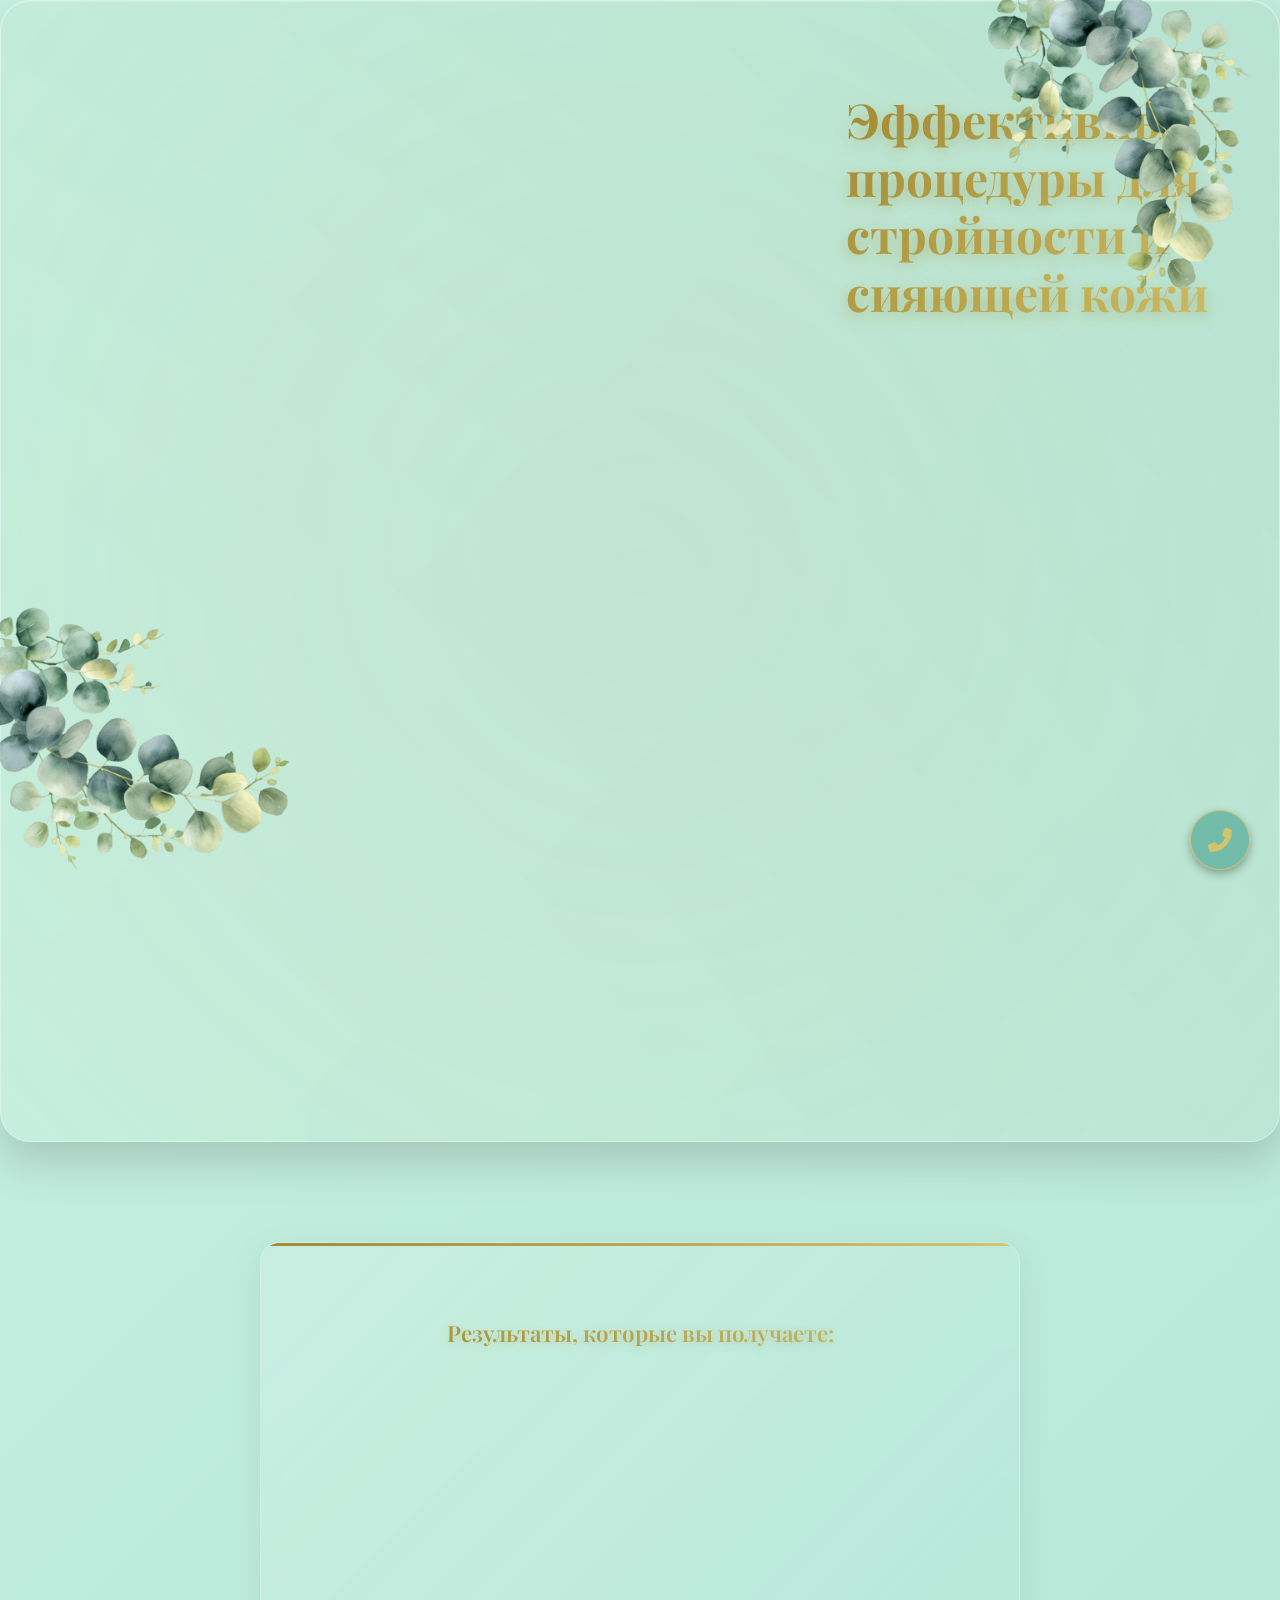
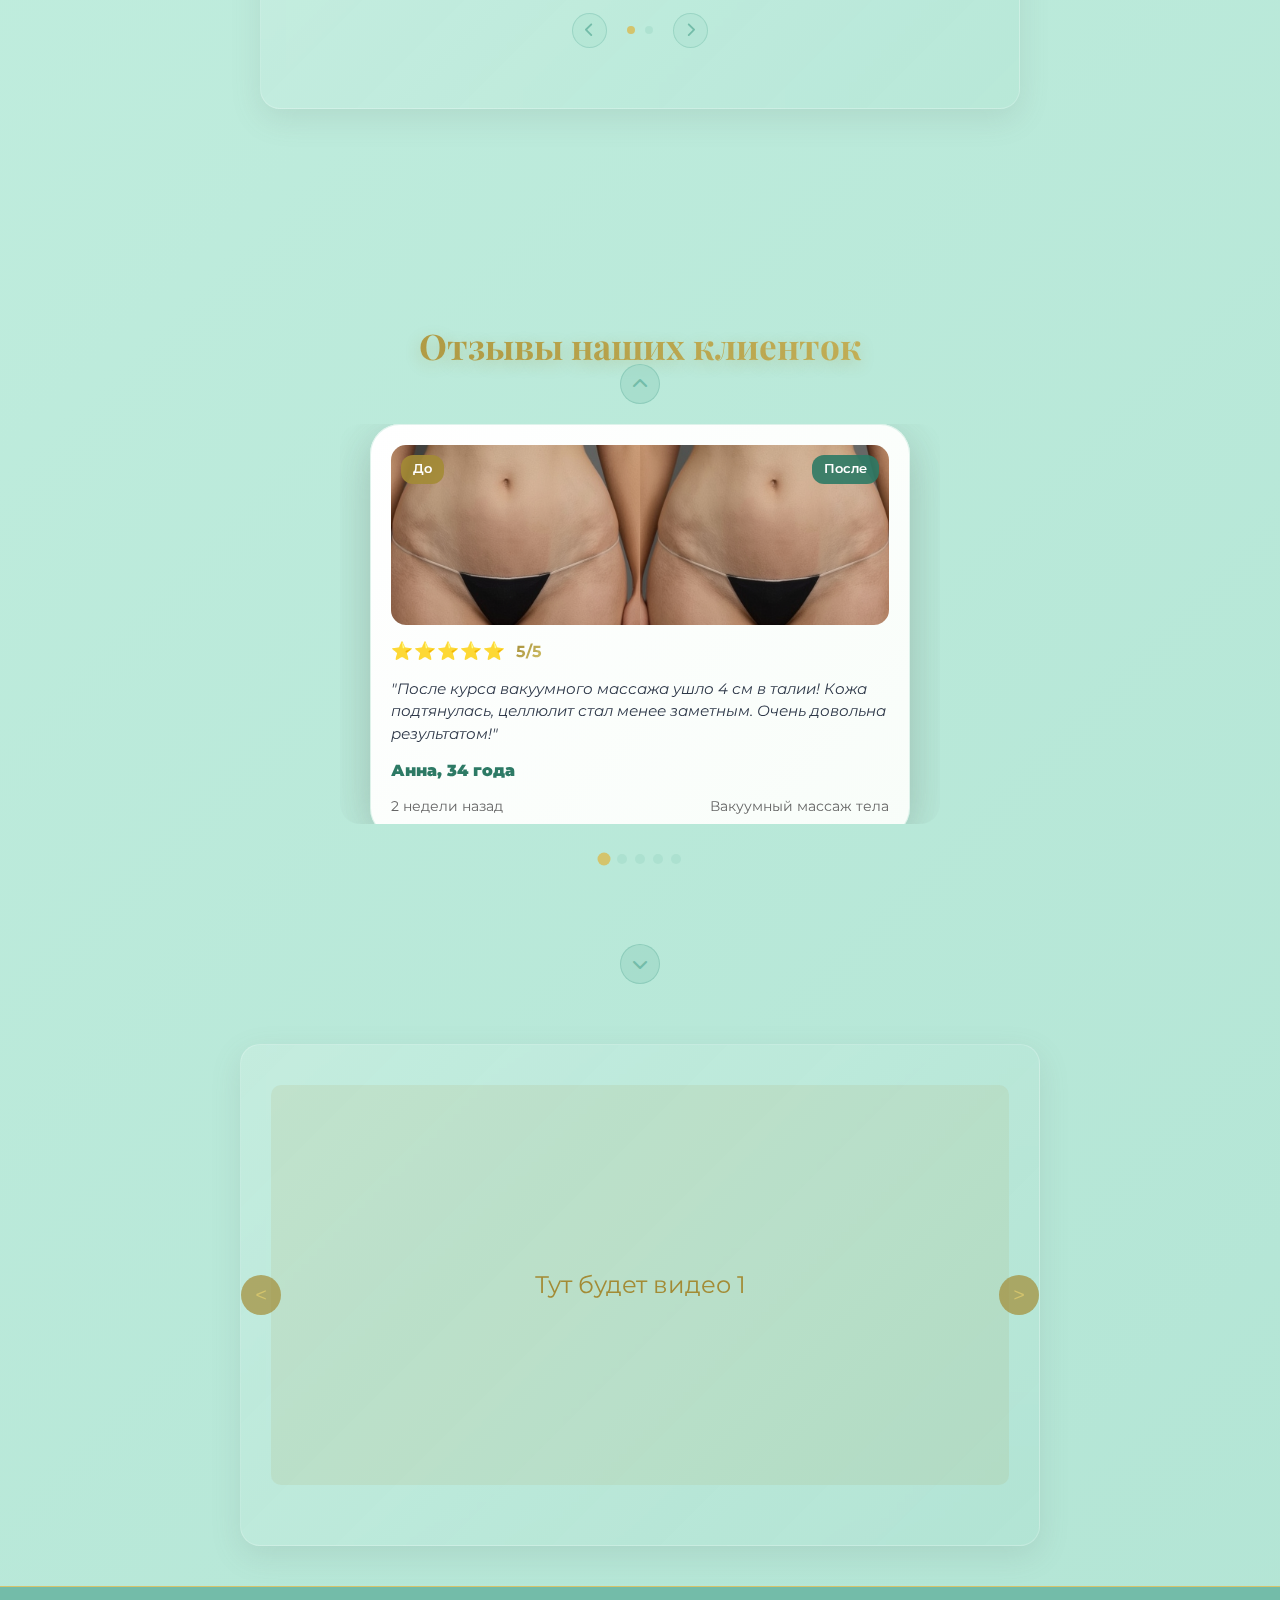
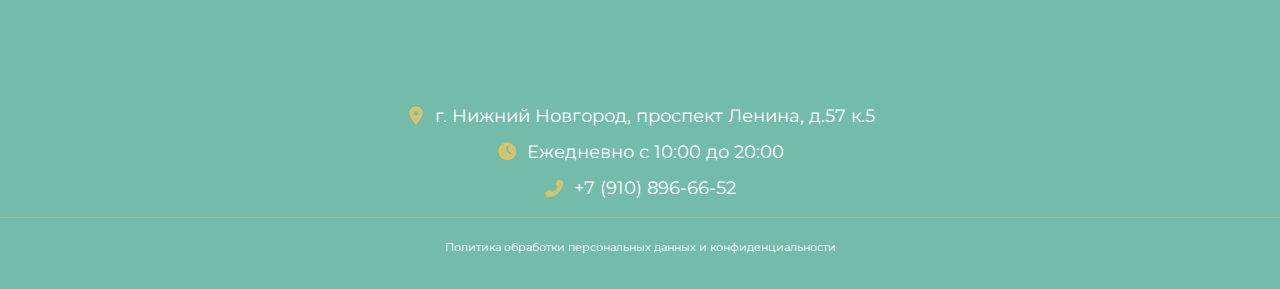
<file: index.html>
<!DOCTYPE html>
<html lang="ru">
<head>
    <meta charset="UTF-8">
    <meta name="viewport" content="width=device-width, initial-scale=1.0, maximum-scale=1.0, user-scalable=no">
    <title>Студия аппаратного ухода Сударушка</title>
    <link rel="stylesheet" href="https://cdnjs.cloudflare.com/ajax/libs/font-awesome/6.4.0/css/all.min.css">
    <link href="https://fonts.googleapis.com/css2?family=Playfair+Display:wght@400;500;600;700&family=Montserrat:wght@300;400;500;600;700&display=swap" rel="stylesheet">
    <link rel="stylesheet" href="styles.css">
</head>
<body>
    <!-- Раздел 1: Превью и контакты -->
<div class="header">
        <div class="container">
            <div class="grid-layout">
                <!-- Логотип -->
                <div class="logo-section">
                    <img src="images/logo.PNG" alt="Логотип Сударушка" class="logo">
                </div>
                
                <!-- Основной контент -->
                <div class="content-section">
                    <h1 class="header-title">Эффективные процедуры для стройности и сияющей кожи</h1>
                    
                    <!-- Текстовые блоки заменены на прайс-лист -->
                    <div class="price-groups-container">
                        <!-- Группа 1: Аппаратные процедуры тела -->
                        <div class="price-group">
    <button class="price-group-btn" data-group="1">
            <span class="btn-text">Аппаратные процедуры тела</span>
    <div class="dew-drop"></div>
<div class="dew-drop"></div>
<div class="dew-drop"></div>
<div class="leaf-form"></div>
<div class="leaf-form"></div>
<div class="wave-underlay"></div>
    </button>
    <div class="price-table" id="group1">
            <table>
    <tr>
        <th>Услуга</th>
        <th>Стоимость</th>
    </tr>
    <tr class="service-row" data-service="body_vacuum_full" data-duration="60">
        <td colspan="2">
            <div class="service-main">
                <span class="service-name">Вакуум всего тела</span>
                <span class="service-price">2200 ₽</span>
                <i class="fas fa-chevron-down service-arrow"></i>
            </div>
            <div class="service-details">
                <div class="service-description">Глубокий вакуумный массаж всего тела для улучшения лимфотока, коррекции фигуры и борьбы с целлюлитом</div>
                <div class="service-meta">
                    <span class="service-duration"><i class="fas fa-clock"></i> 60 минут</span>
                    <a href="https://dikidi.net/1890329" class="service-booking-btn">Записаться</a>
                </div>
            </div>
        </td>
    </tr>
    <tr class="service-row" data-service="body_vacuum_zone" data-duration="45">
        <td colspan="2">
            <div class="service-main">
                <span class="service-name">Вакуум 1 зона</span>
                <span class="service-price">1400 ₽</span>
                <i class="fas fa-chevron-down service-arrow"></i>
            </div>
            <div class="service-details">
                <div class="service-description">Локальный вакуумный массаж для проработки проблемных зон (живот, бёдра, ягодицы)</div>
                <div class="service-meta">
                    <span class="service-duration"><i class="fas fa-clock"></i> 45 минут</span>
                    <a href="https://dikidi.net/1890329" class="service-booking-btn">Записаться</a>
                </div>
            </div>
        </td>
    </tr>
    <tr class="service-row" data-service="cavitation" data-duration="45">
        <td colspan="2">
            <div class="service-main">
                <span class="service-name">Кавитация</span>
                <span class="service-price">1400 ₽</span>
                <i class="fas fa-chevron-down service-arrow"></i>
            </div>
            <div class="service-details">
                <div class="service-description">Ультразвуковая процедура для безоперационного разрушения жировых клеток и уменьшения объёмов</div>
                <div class="service-meta">
                    <span class="service-duration"><i class="fas fa-clock"></i> 45 минут</span>
                    <a href="https://dikidi.net/1890329" class="service-booking-btn">Записаться</a>
                </div>
            </div>
        </td>
    </tr>
    <tr class="service-row" data-service="laser_lipolysis" data-duration="60">
        <td colspan="2">
            <div class="service-main">
                <span class="service-name">Лазерный липолиз</span>
                <span class="service-price">1400 ₽</span>
                <i class="fas fa-chevron-down service-arrow"></i>
            </div>
            <div class="service-details">
                <div class="service-description">Лазерное воздействие для расщепления жира и подтяжки кожи без повреждения тканей</div>
                <div class="service-meta">
                    <span class="service-duration"><i class="fas fa-clock"></i> 60 минут</span>
                    <a href="https://dikidi.net/1890329" class="service-booking-btn">Записаться</a>
                </div>
            </div>
        </td>
    </tr>
    <tr class="service-row" data-service="rf_lifting" data-duration="45">
        <td colspan="2">
            <div class="service-main">
                <span class="service-name">RF-лифтинг</span>
                <span class="service-price">1400 ₽</span>
                <i class="fas fa-chevron-down service-arrow"></i>
            </div>
            <div class="service-details">
                <div class="service-description">Радиочастотный лифтинг для подтяжки кожи, омоложения и улучшения контуров тела</div>
                <div class="service-meta">
                    <span class="service-duration"><i class="fas fa-clock"></i> 45 минут</span>
                    <a href="https://dikidi.net/1890329" class="service-booking-btn">Записаться</a>
                </div>
            </div>
        </td>
    </tr>
    <tr class="service-row" data-service="all_inclusive" data-duration="90">
        <td colspan="2">
            <div class="service-main">
                <span class="service-name">All Inclusive 5 in 1</span>
                <span class="service-price">3500 ₽</span>
                <i class="fas fa-chevron-down service-arrow"></i>
            </div>
            <div class="service-details">
                <div class="service-description">Комплексная процедура, включающая несколько технологий для максимального результата</div>
                <div class="service-meta">
                    <span class="service-duration"><i class="fas fa-clock"></i> 90 минут</span>
                    <a href="https://dikidi.net/1890329" class="service-booking-btn">Записаться</a>
                </div>
            </div>
        </td>
    </tr>
</table>
                            </div>
                        </div>

                        <!-- Группа 2: Аппаратные процедуры лица -->
                        <div class="price-group">
    <button class="price-group-btn" data-group="2">
        <span class="btn-text">Аппаратные процедуры лица</span>
    
  <div class="dew-drop"></div>
<div class="dew-drop"></div>
<div class="dew-drop"></div>
<div class="leaf-form"></div>
<div class="leaf-form"></div>
<div class="wave-underlay"></div>
    </button>
    <div class="price-table" id="group2">
   <table>
    <tr>
        <th>Услуга</th>
        <th>Стоимость</th>
    </tr>
    <tr class="service-row" data-service="face_vacuum" data-duration="30">
        <td colspan="2">
            <div class="service-main">
                <span class="service-name">Вакуум лица</span>
                <span class="service-price">1400 ₽</span>
                <i class="fas fa-chevron-down service-arrow"></i>
            </div>
            <div class="service-details">
                <div class="service-description">Щадящий вакуумный массаж для улучшения тонуса и кислородного питания кожи лица</div>
                <div class="service-meta">
                    <span class="service-duration"><i class="fas fa-clock"></i> 30 минут</span>
                    <a href="https://dikidi.net/1890329" class="service-booking-btn">Записаться</a>
                </div>
            </div>
        </td>
    </tr>
    <tr class="service-row" data-service="phonophoresis" data-duration="45">
        <td colspan="2">
            <div class="service-main">
                <span class="service-name">Фонофорез</span>
                <span class="service-price">1700 ₽</span>
                <i class="fas fa-chevron-down service-arrow"></i>
            </div>
            <div class="service-details">
                <div class="service-description">Введение косметических средств в глубокие слои кожи с помощью ультразвука</div>
                <div class="service-meta">
                    <span class="service-duration"><i class="fas fa-clock"></i> 45 минут</span>
                    <a href="https://dikidi.net/1890329" class="service-booking-btn">Записаться</a>
                </div>
            </div>
        </td>
    </tr>
    <tr class="service-row" data-service="porcelain_doll" data-duration="60">
        <td colspan="2">
            <div class="service-main">
                <span class="service-name">Фарфоровая Куколка</span>
                <span class="service-price">1800 ₽</span>
                <i class="fas fa-chevron-down service-arrow"></i>
            </div>
            <div class="service-details">
                <div class="service-description">Комплексная омолаживающая процедура для достижения эффекта "фарфоровой" кожи</div>
                <div class="service-meta">
                    <span class="service-duration"><i class="fas fa-clock"></i> 60 минут</span>
                    <a href="https://dikidi.net/1890329" class="service-booking-btn">Записаться</a>
                </div>
            </div>
        </td>
    </tr>
    <tr class="service-row" data-service="phototherapy" data-duration="45">
        <td colspan="2">
            <div class="service-main">
                <span class="service-name">Фототерапия</span>
                <span class="service-price">2200 ₽</span>
                <i class="fas fa-chevron-down service-arrow"></i>
            </div>
            <div class="service-details">
                <div class="service-description">Светотерапия для решения различных проблем кожи: акне, пигментация, омоложение</div>
                <div class="service-meta">
                    <span class="service-duration"><i class="fas fa-clock"></i> 45 минут</span>
                    <a href="https://dikidi.net/1890329" class="service-booking-btn">Записаться</a>
                </div>
            </div>
        </td>
    </tr>
    <tr class="service-row" data-service="fractional_mesotherapy" data-duration="60">
        <td colspan="2">
            <div class="service-main">
                <span class="service-name">Фракционная мезотерапия</span>
                <span class="service-price">2000 ₽</span>
                <i class="fas fa-chevron-down service-arrow"></i>
            </div>
            <div class="service-details">
                <div class="service-description">Безыгольное фракционное введение активных сывороток для омоложения кожи</div>
                <div class="service-meta">
                    <span class="service-duration"><i class="fas fa-clock"></i> 60 минут</span>
                    <a href="https://dikidi.net/1890329" class="service-booking-btn">Записаться</a>
                </div>
            </div>
        </td>
    </tr>
</table>
                            </div>
                        </div>

                        <!-- Группа 3: Депиляция -->
                        <div class="price-group">
    <button class="price-group-btn" data-group="3">
        <span class="btn-text">Депиляция воском</span>
    </button>
    <div class="price-table" id="group3">
        <table>
    <tr>
        <th>Услуга</th>
        <th>Стоимость</th>
    </tr>
    <tr class="service-row" data-service="wax_mustache" data-duration="15">
        <td colspan="2">
            <div class="service-main">
                <span class="service-name">Усы/подбородок</span>
                <span class="service-price">200 ₽</span>
                <i class="fas fa-chevron-down service-arrow"></i>
            </div>
            <div class="service-details">
                <div class="service-description">Аккуратное удаление нежелательных волос над верхней губой и на подбородке</div>
                <div class="service-meta">
                    <span class="service-duration"><i class="fas fa-clock"></i> 15 минут</span>
                    <a href="hhttps://dikidi.net/1890329" class="service-booking-btn">Записаться</a>
                </div>
            </div>
        </td>
    </tr>
    <tr class="service-row" data-service="wax_arms_elbow" data-duration="30">
        <td colspan="2">
            <div class="service-main">
                <span class="service-name">Руки до локтя</span>
                <span class="service-price">600 ₽</span>
                <i class="fas fa-chevron-down service-arrow"></i>
            </div>
            <div class="service-details">
                <div class="service-description">Депиляция воском рук от запястья до локтя</div>
                <div class="service-meta">
                    <span class="service-duration"><i class="fas fa-clock"></i> 30 минут</span>
                    <a href="https://dikidi.net/1890329" class="service-booking-btn">Записаться</a>
                </div>
            </div>
        </td>
    </tr>
    <tr class="service-row" data-service="wax_arms_full" data-duration="45">
        <td colspan="2">
            <div class="service-main">
                <span class="service-name">Руки полностью</span>
                <span class="service-price">800 ₽</span>
                <i class="fas fa-chevron-down service-arrow"></i>
            </div>
            <div class="service-details">
                <div class="service-description">Полная депиляция воском рук (кисть, предплечье, плечо)</div>
                <div class="service-meta">
                    <span class="service-duration"><i class="fas fa-clock"></i> 45 минут</span>
                    <a href="https://dikidi.net/1890329" class="service-booking-btn">Записаться</a>
                </div>
            </div>
        </td>
    </tr>
    <tr class="service-row" data-service="wax_stomach" data-duration="20">
        <td colspan="2">
            <div class="service-main">
                <span class="service-name">Живот/поясница</span>
                <span class="service-price">500 ₽</span>
                <i class="fas fa-chevron-down service-arrow"></i>
            </div>
            <div class="service-details">
                <div class="service-description">Депиляция воском области живота и поясницы</div>
                <div class="service-meta">
                    <span class="service-duration"><i class="fas fa-clock"></i> 20 минут</span>
                    <a href="https://dikidi.net/1890329" class="service-booking-btn">Записаться</a>
                </div>
            </div>
        </td>
    </tr>
    <tr class="service-row" data-service="wax_buttocks" data-duration="25">
        <td colspan="2">
            <div class="service-main">
                <span class="service-name">Ягодицы</span>
                <span class="service-price">500 ₽</span>
                <i class="fas fa-chevron-down service-arrow"></i>
            </div>
            <div class="service-details">
                <div class="service-description">Депиляция воском ягодичной области</div>
                <div class="service-meta">
                    <span class="service-duration"><i class="fas fa-clock"></i> 25 минут</span>
                    <a href="https://dikidi.net/1890329" class="service-booking-btn">Записаться</a>
                </div>
            </div>
        </td>
    </tr>
    <tr class="service-row" data-service="wax_leg_half" data-duration="40">
        <td colspan="2">
            <div class="service-main">
                <span class="service-name">Бедро/голень</span>
                <span class="service-price">700 ₽</span>
                <i class="fas fa-chevron-down service-arrow"></i>
            </div>
            <div class="service-details">
                <div class="service-description">Депиляция воском бёдер или голеней (одна зона на выбор)</div>
                <div class="service-meta">
                    <span class="service-duration"><i class="fas fa-clock"></i> 40 минут</span>
                    <a href="https://dikidi.net/1890329" class="service-booking-btn">Записаться</a>
                </div>
            </div>
        </td>
    </tr>
    <tr class="service-row" data-service="wax_legs_full" data-duration="60">
        <td colspan="2">
            <div class="service-main">
                <span class="service-name">Ноги полностью</span>
                <span class="service-price">1100 ₽</span>
                <i class="fas fa-chevron-down service-arrow"></i>
            </div>
            <div class="service-details">
                <div class="service-description">Полная депиляция воском ног (бёдра + голени + стопы)</div>
                <div class="service-meta">
                    <span class="service-duration"><i class="fas fa-clock"></i> 60 минут</span>
                    <a href="https://dikidi.net/1890329" class="service-booking-btn">Записаться</a>
                </div>
            </div>
        </td>
    </tr>
    <tr class="service-row" data-service="wax_bikini_deep" data-duration="45">
        <td colspan="2">
            <div class="service-main">
                <span class="service-name">Глубокие бикини</span>
                <span class="service-price">1100 ₽</span>
                <i class="fas fa-chevron-down service-arrow"></i>
            </div>
            <div class="service-details">
                <div class="service-description">Глубокая депиляция зоны бикини воском</div>
                <div class="service-meta">
                    <span class="service-duration"><i class="fas fa-clock"></i> 45 минут</span>
                    <a href="https://dikidi.net/1890329" class="service-booking-btn">Записаться</a>
                </div>
            </div>
        </td>
    </tr>
</table>                       
                            </div>
                        </div>
                    </div>
                </div>
            </div>
            
            <!-- Соцсети -->
            <div class="social-section">
    <div class="contact-buttons">
        <a href="https://vk.com/sudarushkann52" class="btn vk-btn" target="_blank" data-short="VK">
            <i class="fab fa-vk"></i>
            <span>VK</span>
        </a>
        <a href="https://t.me/sydaryshka_nn" class="btn tg-btn" target="_blank" data-short="TG">
            <i class="fab fa-telegram-plane"></i>
            <span>Telegram</span>
        </a>
        <a href="https://instagram.com" class="btn insta-btn" target="_blank" data-short="IG">
            <i class="fab fa-instagram"></i>
            <span>Instagram</span>
        </a>
    </div>
</div>
        </div>
    </div>

    <!-- Слайдер с преимуществами -->
<section class="benefits-slider">
    <div class="container">
        <div class="slider-wrapper">
            <!-- Прогресс-бар -->
            <div class="slider-progress">
                <div class="progress-bar"></div>
            </div>
            
            <!-- Слайды -->
            <div class="slides-container">
                <!-- Слайд 1: Результаты -->
                <div class="slide active">
                    <h3 class="slide-title">Результаты, которые вы получаете:</h3>
                    <ul class="benefits-list">
                        <li class="benefit-item">
                            <span class="check-icon">✓</span>
                            <span class="benefit-text">Минус до 3 см в талии уже после первой процедуры</span>
                        </li>
                        <li class="benefit-item">
                            <span class="check-icon">✓</span>
                            <span class="benefit-text">Подтянутая, упругая кожа без диет и изнурительных тренировок</span>
                        </li>
                        <li class="benefit-item">
                            <span class="check-icon">✓</span>
                            <span class="benefit-text">Гладкость и сияние кожи лица</span>
                        </li>
                        <li class="benefit-item">
                            <span class="check-icon">✓</span>
                            <span class="benefit-text">Расслабление, лёгкость и комфорт для тела</span>
                        </li>
                    </ul>
                </div>
                
                <!-- Слайд 2: Почему выбирают -->
                <div class="slide">
                    <h3 class="slide-title">Почему выбирают нас:</h3>
                    <ul class="benefits-list">
                        <li class="benefit-item">
                            <span class="check-icon">✓</span>
                            <span class="benefit-text">Реальные результаты уже после первых сеансов</span>
                        </li>
                        <li class="benefit-item">
                            <span class="check-icon">✓</span>
                            <span class="benefit-text">Только проверенные и безопасные методики</span>
                        </li>
                        <li class="benefit-item">
                            <span class="check-icon">✓</span>
                            <span class="benefit-text">Атмосфера уюта и заботы о каждой клиентке</span>
                        </li>
                    </ul>
                </div>
            </div>
            
            <!-- Навигация -->
            <div class="slider-nav">
                <button class="nav-arrow prev-arrow">
                    <i class="fas fa-chevron-left"></i>
                </button>
                
                <div class="dots-container">
                    <span class="dot active" data-slide="0"></span>
                    <span class="dot" data-slide="1"></span>
                </div>
                
                <button class="nav-arrow next-arrow">
                    <i class="fas fa-chevron-right"></i>
                </button>
            </div>
        </div>
    </div>
</section>

<!-- Блок отзывов с 3D каруселью -->
<section class="reviews-section">
    <div class="container">
        <h2 class="reviews-title">Отзывы наших клиенток</h2>
        
        <div class="reviews-carousel-wrapper">
            <!-- Стрелка вверх -->
            <button class="carousel-arrow arrow-up">
                <i class="fas fa-chevron-up"></i>
            </button>
            
            <!-- Контейнер карусели -->
            <div class="reviews-carousel">
                <div class="carousel-track">
                    <!-- Отзыв 1 -->
                    <div class="review-card active">
                        <div class="review-image">
                            <img src="images/reviews/1.jpg" alt="Результат вакуумного массажа">
                           <div class="image-overlay">
    <span class="before-text">До</span>
    <span class="after-text">После</span>
</div>
                        </div>
                        <div class="review-content">
                            <div class="review-rating">
                                <span class="stars">⭐️⭐️⭐️⭐️⭐️</span>
                                <span class="rating-text">5/5</span>
                            </div>
                            <blockquote class="review-text">
                                "После курса вакуумного массажа ушло 4 см в талии! Кожа подтянулась, целлюлит стал менее заметным. Очень довольна результатом!"
                            </blockquote>
                            <div class="review-author">
                                <strong>Анна, 34 года</strong>
                            </div>
                            <div class="review-meta">
                                <span class="review-date">2 недели назад</span>
                                <span class="review-service">Вакуумный массаж тела</span>
                            </div>
                        </div>
                    </div>
                    
                    <!-- Отзыв 2 -->
                    <div class="review-card">
                        <div class="review-image">
                            <img src="images/reviews/2.jpg" alt="Результат RF-лифтинга">
                            <div class="image-overlay">
    <span class="before-text">До</span>
    <span class="after-text">После</span>
</div>
                        </div>
                        <div class="review-content">
                            <div class="review-rating">
                                <span class="stars">⭐️⭐️⭐️⭐️⭐️</span>
                                <span class="rating-text">5/5</span>
                            </div>
                            <blockquote class="review-text">
                                "RF-лифтинг просто волшебство! Кожа стала упругой, овал лица подтянулся. Выгляжу на 5 лет моложе. Спасибо мастеру!"
                            </blockquote>
                            <div class="review-author">
                                <strong>Мария, 41 год</strong>
                            </div>
                            <div class="review-meta">
                                <span class="review-date">3 недели назад</span>
                                <span class="review-service">RF-лифтинг лица</span>
                            </div>
                        </div>
                    </div>
                    
                    <!-- Отзыв 3 -->
                    <div class="review-card">
                        <div class="review-image">
                            <img src="images/reviews/3.jpg" alt="Результат депиляции">
                           <div class="image-overlay">
    <span class="before-text">До</span>
    <span class="after-text">После</span>
</div>
                        </div>
                        <div class="review-content">
                            <div class="review-rating">
                                <span class="stars">⭐️⭐️⭐️⭐️⭐️</span>
                                <span class="rating-text">5/5</span>
                            </div>
                            <blockquote class="review-text">
                                "Депиляция прошла безболезненно! Кожа идеально гладкая, без раздражения. Теперь только к вам!"
                            </blockquote>
                            <div class="review-author">
                                <strong>Екатерина, 28 лет</strong>
                            </div>
                            <div class="review-meta">
                                <span class="review-date">1 неделя назад</span>
                                <span class="review-service">Депиляция воском</span>
                            </div>
                        </div>
                    </div>
                    
                    <!-- Отзыв 4 -->
                    <div class="review-card">
                        <div class="review-image">
                            <img src="images/reviews/4.jpg" alt="Результат лазерного липолиза">
                            <div class="image-overlay">
    <span class="before-text">До</span>
    <span class="after-text">После</span>
</div>
                        </div>
                        <div class="review-content">
                            <div class="review-rating">
                                <span class="stars">⭐️⭐️⭐️⭐️⭐️</span>
                                <span class="rating-text">5/5</span>
                            </div>
                            <blockquote class="review-text">
                                "Лазерный липолиз помог убрать жировые отложения на животе. Результат заметен уже после первой процедуры!"
                            </blockquote>
                            <div class="review-author">
                                <strong>Ольга, 37 лет</strong>
                            </div>
                            <div class="review-meta">
                                <span class="review-date">1 месяц назад</span>
                                <span class="review-service">Лазерный липолиз</span>
                            </div>
                        </div>
                    </div>
                    
                    <!-- Отзыв 5 -->
                    <div class="review-card">
                        <div class="review-image">
                            <img src="images/reviews/5.jpg" alt="Комплексный результат">
                            <div class="image-overlay">
    <span class="before-text">До</span>
    <span class="after-text">После</span>
</div>
                        </div>
                        <div class="review-content">
                            <div class="review-rating">
                                <span class="stars">⭐️⭐️⭐️⭐️⭐️</span>
                                <span class="rating-text">5/5</span>
                            </div>
                            <blockquote class="review-text">
                                "Прошла комплекс процедур: вакуум + RF. Результат превзошел ожидания! Тело подтянутое, кожа сияющая."
                            </blockquote>
                            <div class="review-author">
                                <strong>Ирина, 45 лет</strong>
                            </div>
                            <div class="review-meta">
                                <span class="review-date">2 месяца назад</span>
                                <span class="review-service">Комплекс процедур</span>
                            </div>
                        </div>
                    </div>
                </div>
            </div>
            
            <!-- Стрелка вниз -->
            <button class="carousel-arrow arrow-down">
                <i class="fas fa-chevron-down"></i>
            </button>
            
            <!-- Индикаторы -->
            <div class="carousel-indicators">
                <span class="indicator active" data-index="0"></span>
                <span class="indicator" data-index="1"></span>
                <span class="indicator" data-index="2"></span>
                <span class="indicator" data-index="3"></span>
                <span class="indicator" data-index="4"></span>
            </div>
        </div>
    </div>
</section>

 <!-- Раздел 2: Видео-слайдер -->
    <section class="video-slider">
    <div class="container">
        <h2></h2>
        <div class="slider-wrapper">
            <button class="slider-arrow left-arrow">&lt;</button>
            <div class="slider-container">
                <div class="slider-track">
                    <!-- Место для видео 1 -->
                    <div class="video-item active">
                        <div class="video-placeholder">Тут будет видео 1</div>
                    </div>
                    <!-- Место для видео 2 -->
                    <div class="video-item">
                        <div class="video-placeholder">Тут будет видео 2</div>
                    </div>
                    <!-- Место для видео 3 -->
                    <div class="video-item">
                        <div class="video-placeholder">Тут будет видео 3</div>
                    </div>
                    <!-- Место для видео 4 -->
                    <div class="video-item">
                        <div class="video-placeholder">Тут будет видео 4</div>
                    </div>
                    <!-- Место для видео 5 -->
                    <div class="video-item">
                        <div class="video-placeholder">Тут будет видео 5</div>
                    </div>
                </div>
            </div>
            <button class="slider-arrow right-arrow">&gt;</button>
        </div>
    </div>
</section>

    <!-- Раздел 4: Социальные сети в подвале -->
    <footer class="social-footer">
    <div class="social-links">
        <a href="https://vk.com/sudarushkann52" class="btn vk-btn" target="_blank">
            <i class="fab fa-vk"></i>
            <span>VK</span>
        </a>
        <a href="https://t.me/sydaryshka_nn" class="btn tg-btn" target="_blank">
            <i class="fab fa-telegram-plane"></i>
            <span>Telegram</span>
        </a>
        <a href="https://instagram.com" class="btn insta-btn" target="_blank">
            <i class="fab fa-instagram"></i>
            <span>Instagram</span>
        </a>
    </div>
            <!-- Блок с адресом -->
        <div class="footer-address">
            <p><i class="fas fa-map-marker-alt"></i> г. Нижний Новгород, проспект Ленина, д.57 к.5</p>
            <p><i class="fas fa-clock"></i> Ежедневно с 10:00 до 20:00</p>
            <p><i class="fas fa-phone-alt"></i> <a href="tel:+79108966652
">+7 (910) 896-66-52</a></p>
        </div>
        <!-- После блока с адресом добавьте -->
<div class="footer-privacy">
    <a href="/privacy-policy.html" class="privacy-link">Политика обработки персональных данных и конфиденциальности</a>
</div>
    </footer>

    <!-- Плавающая кнопка телефона -->
    <a href="tel:+79108966652" class="floating-phone-btn">
        <i class="fas fa-phone-alt"></i>
    </a>
    <script src="script.js"></script>
</body>
</html>
</file>
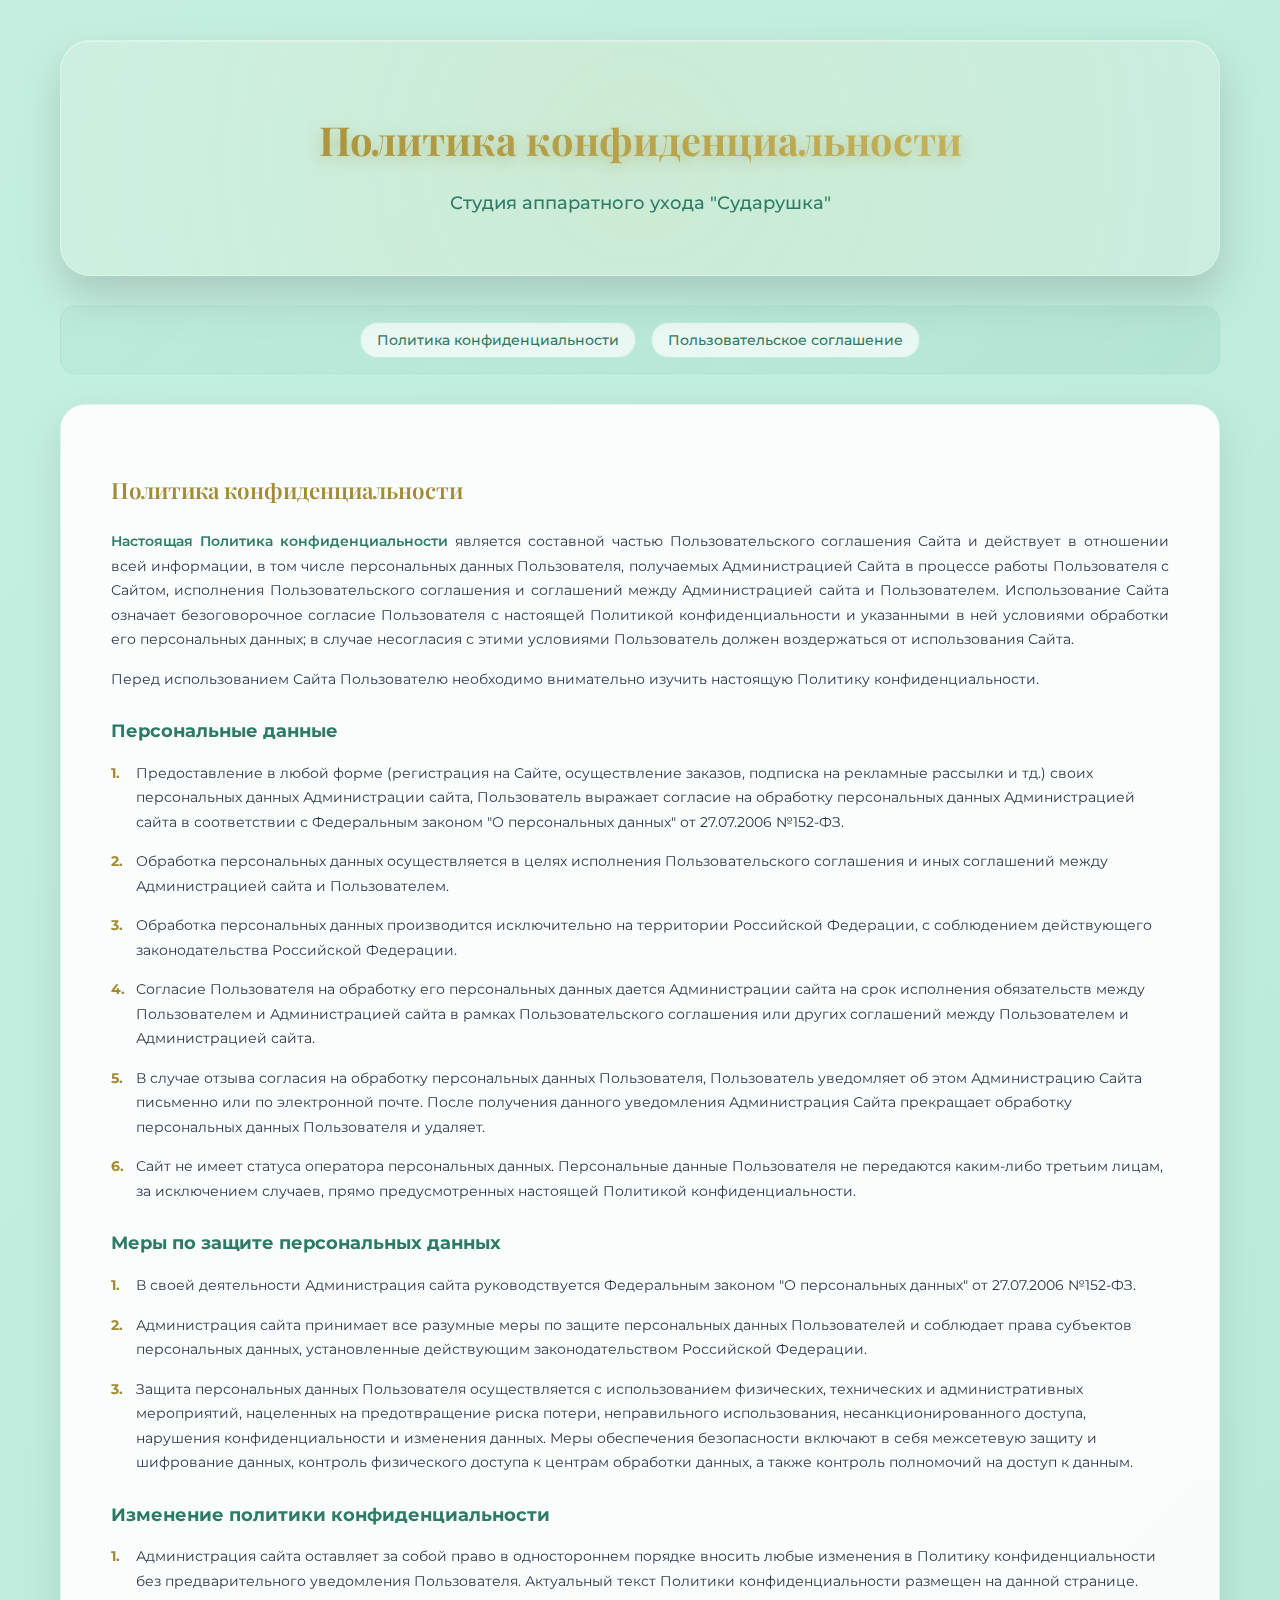
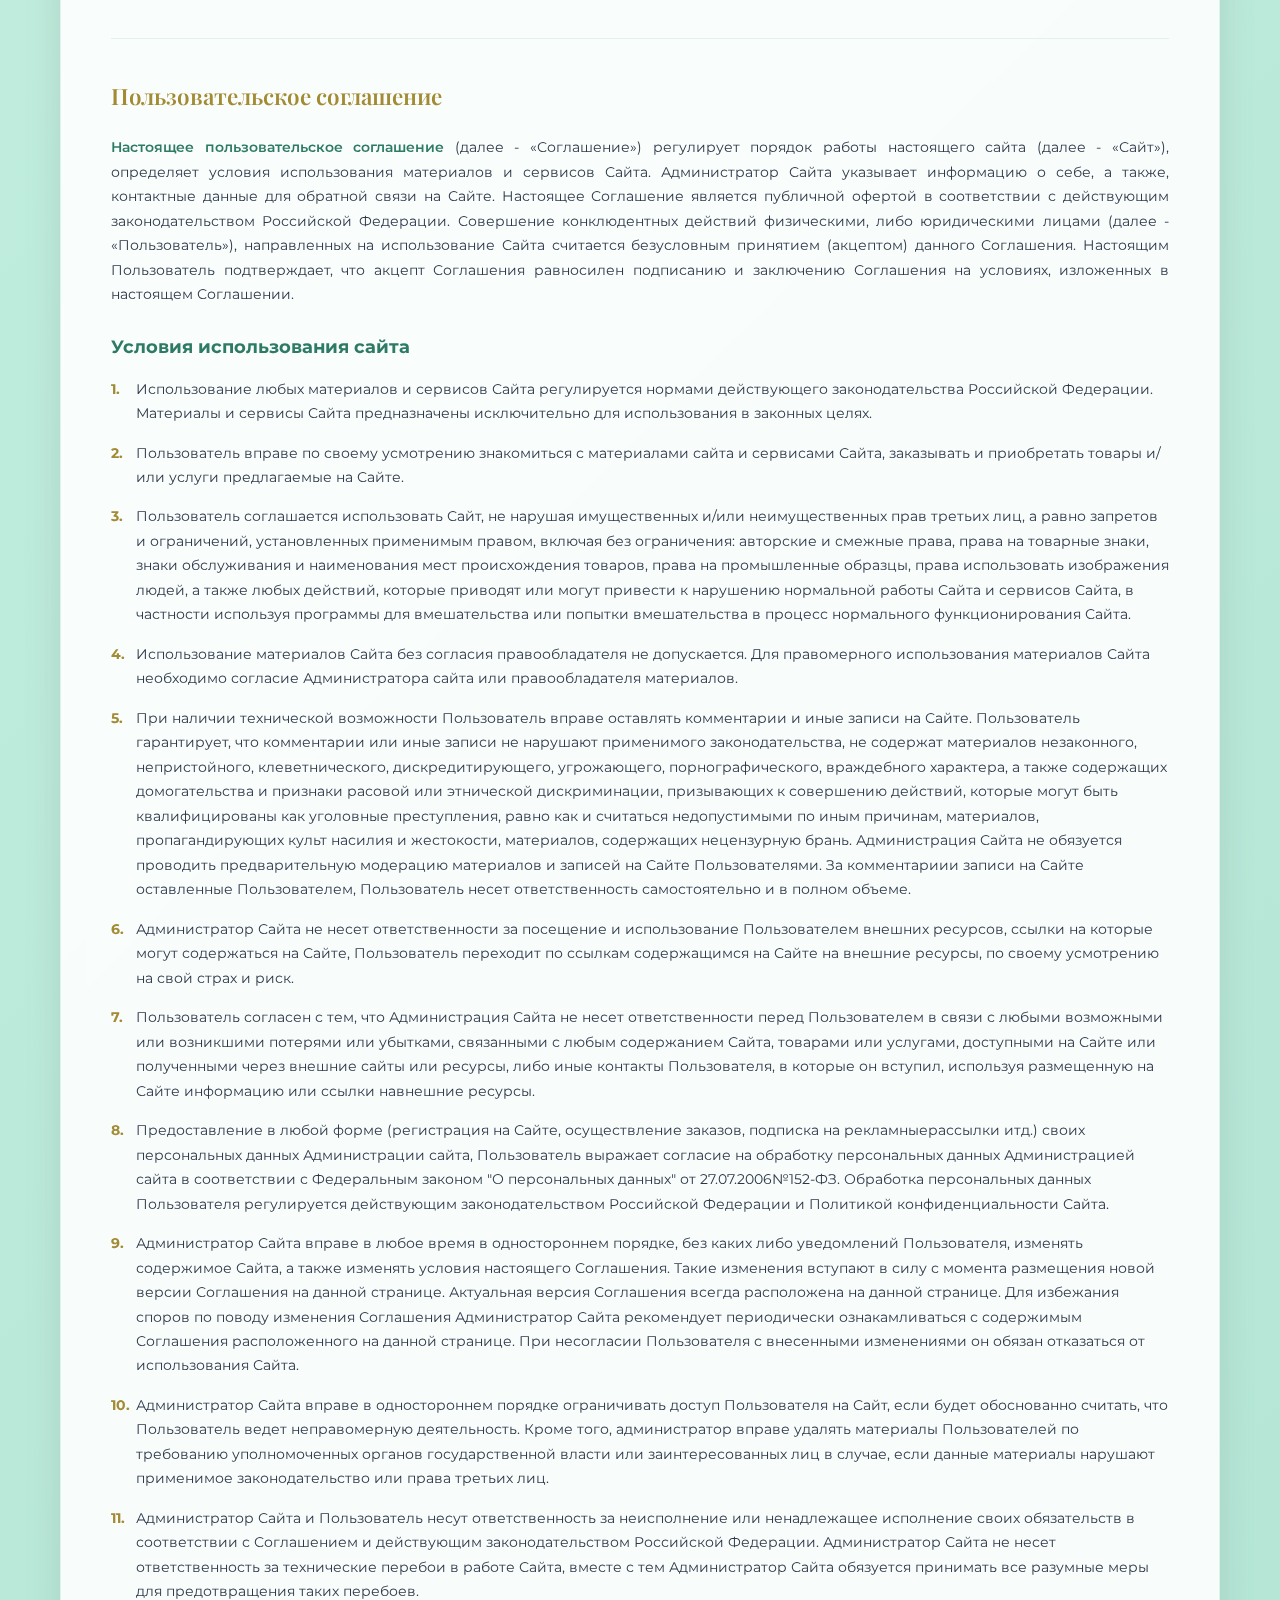
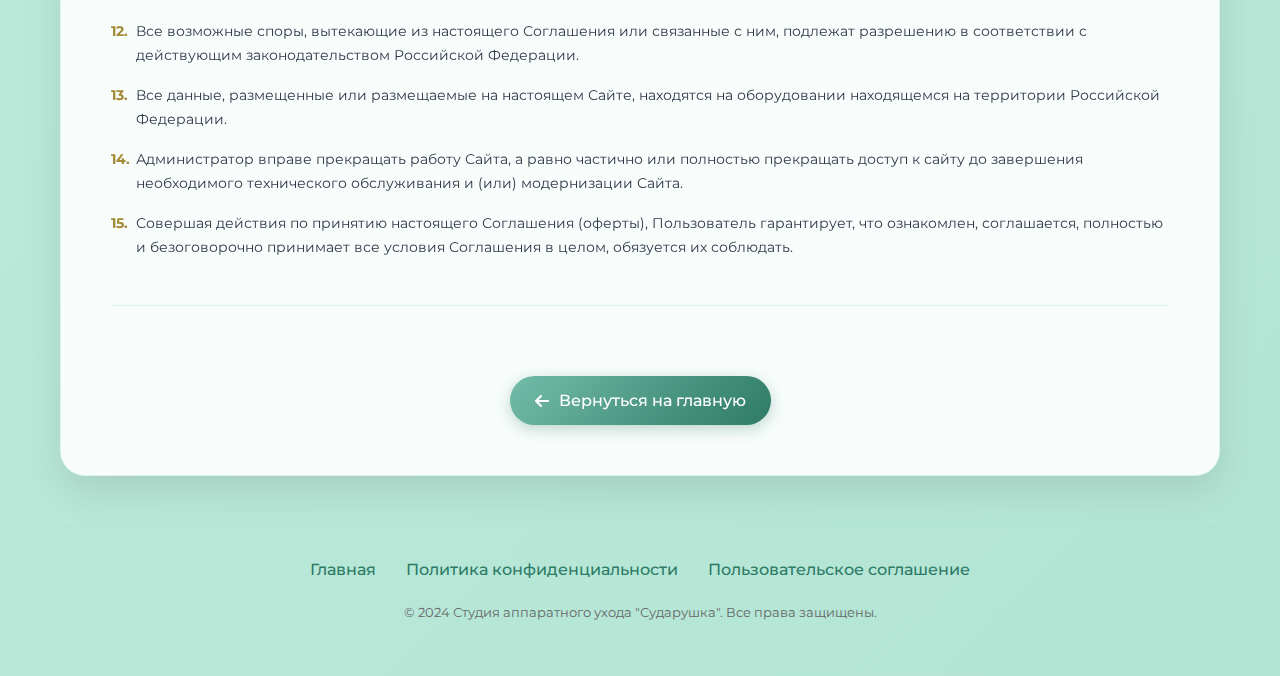
<file: privacy-policy.html>
<!DOCTYPE html>
<html lang="ru">
<head>
    <meta charset="UTF-8">
    <meta name="viewport" content="width=device-width, initial-scale=1.0">
    <title>Политика конфиденциальности - Студия Сударушка</title>
    <link rel="stylesheet" href="https://cdnjs.cloudflare.com/ajax/libs/font-awesome/6.4.0/css/all.min.css">
    <link href="https://fonts.googleapis.com/css2?family=Playfair+Display:wght@400;500;600;700&family=Montserrat:wght@300;400;500;600;700&display=swap" rel="stylesheet">
    <style>
        /* Подключаем основные стили сайта */
        :root {
            --primary-bg: #c5f0e1;
            --accent-green: #a0d9c8;
            --dark-green: #73bca9;
            --gold-text: #a38b35;
            --light-gold: #d4c46c;
            --shadow: rgba(107, 119, 112, 0.3);
        }

        * {
            box-sizing: border-box;
        }

        html, body {
            width: 100%;
            overflow-x: hidden;
            position: relative;
        }

        body {
            font-family: 'Montserrat', sans-serif;
            margin: 0;
            padding: 0;
            background: linear-gradient(135deg, var(--primary-bg) 0%, var(--accent-green) 50%, var(--dark-green) 100%);
            background-size: 400% 400%;
            animation: gradientShift 8s ease infinite;
            color: #2d3748;
            line-height: 1.6;
            min-height: 100vh;
        }

        @keyframes gradientShift {
            0% { background-position: 0% 50%; }
            50% { background-position: 100% 50%; }
            100% { background-position: 0% 50%; }
        }

        .container {
            width: 100%;
            max-width: 1200px;
            margin: 0 auto;
            padding: 40px 20px;
        }

        /* Шапка документа */
        .policy-header {
            background: rgba(255, 255, 255, 0.15);
            backdrop-filter: blur(12px);
            border-radius: 30px;
            padding: 40px;
            box-shadow: 0 20px 40px var(--shadow),
                        inset 0 1px 0 rgba(255, 255, 255, 0.4);
            position: relative;
            overflow: hidden;
            border: 1px solid rgba(255, 255, 255, 0.2);
            margin-bottom: 30px;
            text-align: center;
        }

        .policy-header::before {
            content: '';
            position: absolute;
            top: -50%;
            left: -50%;
            width: 200%;
            height: 200%;
            background: radial-gradient(circle, var(--light-gold) 0%, transparent 70%);
            opacity: 0.12;
            animation: rotateGradient 15s linear infinite;
        }

        @keyframes rotateGradient {
            from { transform: rotate(0deg); }
            to { transform: rotate(360deg); }
        }

        .policy-title {
            font-family: 'Playfair Display', serif;
            font-size: 2.5rem;
            font-weight: 700;
            background: linear-gradient(135deg, var(--gold-text) 0%, var(--light-gold) 100%);
            -webkit-background-clip: text;
            background-clip: text;
            color: transparent;
            text-shadow: 0 4px 15px rgba(163, 139, 53, 0.4);
            margin-bottom: 10px;
            position: relative;
            z-index: 2;
        }

        .policy-subtitle {
            font-size: 1.1rem;
            color: #2d7a65;
            font-weight: 500;
            position: relative;
            z-index: 2;
        }

        /* Основной контент */
        .policy-content {
            background: rgba(255, 255, 255, 0.9);
            backdrop-filter: blur(10px);
            border-radius: 25px;
            padding: 50px;
            box-shadow: 0 15px 35px rgba(107, 119, 112, 0.2);
            border: 1px solid rgba(160, 217, 200, 0.3);
            position: relative;
            z-index: 2;
        }

        /* Навигация по разделам */
        .policy-nav {
            background: linear-gradient(135deg, rgba(160, 217, 200, 0.2) 0%, rgba(115, 188, 169, 0.15) 100%);
            border-radius: 15px;
            padding: 20px;
            margin-bottom: 30px;
            border: 1px solid rgba(160, 217, 200, 0.4);
        }

        .policy-nav-list {
            list-style: none;
            padding: 0;
            margin: 0;
            display: flex;
            flex-wrap: wrap;
            gap: 15px;
            justify-content: center;
        }

        .policy-nav-item a {
            color: #2d7a65;
            text-decoration: none;
            font-weight: 500;
            padding: 8px 16px;
            border-radius: 20px;
            background: rgba(255, 255, 255, 0.7);
            transition: all 0.3s ease;
            border: 1px solid rgba(160, 217, 200, 0.5);
            font-size: 0.9rem;
        }

        .policy-nav-item a:hover {
            background: rgba(160, 217, 200, 0.3);
            transform: translateY(-2px);
        }

        /* Стили для разделов */
        .policy-section {
            margin-bottom: 40px;
            padding-bottom: 30px;
            border-bottom: 1px solid rgba(160, 217, 200, 0.3);
        }

        .policy-section:last-child {
            border-bottom: none;
            margin-bottom: 0;
            padding-bottom: 0;
        }

        .section-title {
            font-family: 'Playfair Display', serif;
            font-size: 1.4rem;
            color: var(--gold-text);
            margin-bottom: 20px;
            font-weight: 600;
        }

        .section-content {
            font-size: 0.9rem;
            line-height: 1.7;
            color: #2d3748;
        }

        .section-content p {
            margin-bottom: 15px;
            text-align: justify;
        }

        .section-content strong {
            color: #2d7a65;
            font-weight: 600;
        }

        /* Стили для нумерованных списков */
        .numbered-list {
            list-style: none;
            padding: 0;
            margin: 0;
        }

        .numbered-list li {
            margin-bottom: 15px;
            padding-left: 25px;
            position: relative;
            counter-increment: item;
        }

        .numbered-list li::before {
            content: counter(item) ".";
            position: absolute;
            left: 0;
            top: 0;
            color: var(--gold-text);
            font-weight: 700;
            font-size: 0.9rem;
        }

        /* Кнопка возврата */
        .back-button {
            display: inline-flex;
            align-items: center;
            gap: 10px;
            background: linear-gradient(135deg, var(--dark-green) 0%, #2d7a65 100%);
            color: white;
            padding: 12px 25px;
            border-radius: 25px;
            text-decoration: none;
            font-weight: 500;
            transition: all 0.3s ease;
            box-shadow: 0 4px 15px rgba(45, 122, 101, 0.3);
            border: none;
            margin-top: 30px;
            font-family: 'Montserrat', sans-serif;
        }

        .back-button:hover {
            transform: translateY(-2px);
            box-shadow: 0 6px 20px rgba(45, 122, 101, 0.4);
            color: white;
        }

        /* Футер */
        .policy-footer {
            text-align: center;
            margin-top: 50px;
            padding-top: 30px;
            border-top: 1px solid rgba(160, 217, 200, 0.3);
        }

        .footer-links {
            display: flex;
            justify-content: center;
            gap: 30px;
            margin-bottom: 20px;
            flex-wrap: wrap;
        }

        .footer-links a {
            color: #2d7a65;
            text-decoration: none;
            font-weight: 500;
            transition: color 0.3s ease;
        }

        .footer-links a:hover {
            color: var(--gold-text);
        }

        .copyright {
            font-size: 0.8rem;
            color: #666;
        }

        /* Адаптивность */
        @media (max-width: 768px) {
            .container {
                padding: 20px 15px;
            }

            .policy-header {
                padding: 30px 20px;
                border-radius: 20px;
            }

            .policy-title {
                font-size: 2rem;
            }

            .policy-content {
                padding: 30px 20px;
                border-radius: 20px;
            }

            .policy-nav-list {
                flex-direction: column;
                align-items: center;
            }

            .policy-nav-item {
                width: 100%;
                text-align: center;
            }

            .policy-nav-item a {
                display: block;
                width: 100%;
            }

            .section-title {
                font-size: 1.2rem;
            }

            .section-content {
                font-size: 0.85rem;
            }
        }

        @media (max-width: 480px) {
            .policy-header {
                padding: 25px 15px;
            }

            .policy-title {
                font-size: 1.7rem;
            }

            .policy-content {
                padding: 25px 15px;
            }

            .section-content {
                font-size: 0.8rem;
            }

            .footer-links {
                flex-direction: column;
                gap: 15px;
            }
        }
    </style>
</head>
<body>
    <div class="container">
        <!-- Шапка -->
        <header class="policy-header">
            <h1 class="policy-title">Политика конфиденциальности</h1>
            <p class="policy-subtitle">Студия аппаратного ухода "Сударушка"</p>
        </header>

        <!-- Навигация -->
        <nav class="policy-nav">
            <ul class="policy-nav-list">
                <li class="policy-nav-item"><a href="#privacy">Политика конфиденциальности</a></li>
                <li class="policy-nav-item"><a href="#agreement">Пользовательское соглашение</a></li>
            </ul>
        </nav>

        <!-- Основной контент -->
        <main class="policy-content">
            <!-- Раздел Политики конфиденциальности -->
            <section id="privacy" class="policy-section">
                <h2 class="section-title">Политика конфиденциальности</h2>
                <div class="section-content">
                    <p><strong>Настоящая Политика конфиденциальности</strong> является составной частью Пользовательского соглашения Сайта и действует в отношении всей информации, в том числе персональных данных Пользователя, получаемых Администрацией Сайта в процессе работы Пользователя с Сайтом, исполнения Пользовательского соглашения и соглашений между Администрацией сайта и Пользователем. Использование Сайта означает безоговорочное согласие Пользователя с настоящей Политикой конфиденциальности и указанными в ней условиями обработки его персональных данных; в случае несогласия с этими условиями Пользователь должен воздержаться от использования Сайта.</p>
                    <p>Перед использованием Сайта Пользователю необходимо внимательно изучить настоящую Политику конфиденциальности.</p>
                    
                    <h3 style="color: #2d7a65; font-size: 1.1rem; margin: 25px 0 15px 0;">Персональные данные</h3>
                    <ol class="numbered-list">
                        <li>Предоставление в любой форме (регистрация на Сайте, осуществление заказов, подписка на рекламные рассылки и тд.) своих персональных данных Администрации сайта, Пользователь выражает согласие на обработку персональных данных Администрацией сайта в соответствии с Федеральным законом "О персональных данных" от 27.07.2006 №152-ФЗ.</li>
                        <li>Обработка персональных данных осуществляется в целях исполнения Пользовательского соглашения и иных соглашений между Администрацией сайта и Пользователем.</li>
                        <li>Обработка персональных данных производится исключительно на территории Российской Федерации, с соблюдением действующего законодательства Российской Федерации.</li>
                        <li>Согласие Пользователя на обработку его персональных данных дается Администрации сайта на срок исполнения обязательств между Пользователем и Администрацией сайта в рамках Пользовательского соглашения или других соглашений между Пользователем и Администрацией сайта.</li>
                        <li>В случае отзыва согласия на обработку персональных данных Пользователя, Пользователь уведомляет об этом Администрацию Сайта письменно или по электронной почте. После получения данного уведомления Администрация Сайта прекращает обработку персональных данных Пользователя и удаляет.</li>
                        <li>Сайт не имеет статуса оператора персональных данных. Персональные данные Пользователя не передаются каким-либо третьим лицам, за исключением случаев, прямо предусмотренных настоящей Политикой конфиденциальности.</li>
                    </ol>

                    <h3 style="color: #2d7a65; font-size: 1.1rem; margin: 25px 0 15px 0;">Меры по защите персональных данных</h3>
                    <ol class="numbered-list">
                        <li>В своей деятельности Администрация сайта руководствуется Федеральным законом "О персональных данных" от 27.07.2006 №152-ФЗ.</li>
                        <li>Администрация сайта принимает все разумные меры по защите персональных данных Пользователей и соблюдает права субъектов персональных данных, установленные действующим законодательством Российской Федерации.</li>
                        <li>Защита персональных данных Пользователя осуществляется с использованием физических, технических и административных мероприятий, нацеленных на предотвращение риска потери, неправильного использования, несанкционированного доступа, нарушения конфиденциальности и изменения данных. Меры обеспечения безопасности включают в себя межсетевую защиту и шифрование данных, контроль физического доступа к центрам обработки данных, а также контроль полномочий на доступ к данным.</li>
                    </ol>

                    <h3 style="color: #2d7a65; font-size: 1.1rem; margin: 25px 0 15px 0;">Изменение политики конфиденциальности</h3>
                    <ol class="numbered-list">
                        <li>Администрация сайта оставляет за собой право в одностороннем порядке вносить любые изменения в Политику конфиденциальности без предварительного уведомления Пользователя. Актуальный текст Политики конфиденциальности размещен на данной странице.</li>
                    </ol>
                </div>
            </section>

            <!-- Раздел Пользовательского соглашения -->
            <section id="agreement" class="policy-section">
                <h2 class="section-title">Пользовательское соглашение</h2>
                <div class="section-content">
                    <p><strong>Настоящее пользовательское соглашение</strong> (далее - «Соглашение») регулирует порядок работы настоящего сайта (далее - «Сайт»), определяет условия использования материалов и сервисов Сайта. Администратор Сайта указывает информацию о себе, а также, контактные данные для обратной связи на Сайте. Настоящее Соглашение является публичной офертой в соответствии с действующим законодательством Российской Федерации. Совершение конклюдентных действий физическими, либо юридическими лицами (далее - «Пользователь»), направленных на использование Сайта считается безусловным принятием (акцептом) данного Соглашения. Настоящим Пользователь подтверждает, что акцепт Соглашения равносилен подписанию и заключению Соглашения на условиях, изложенных в настоящем Соглашении.</p>
                    
                    <h3 style="color: #2d7a65; font-size: 1.1rem; margin: 25px 0 15px 0;">Условия использования сайта</h3>
                    <ol class="numbered-list">
                        <li>Использование любых материалов и сервисов Сайта регулируется нормами действующего законодательства Российской Федерации. Материалы и сервисы Сайта предназначены исключительно для использования в законных целях.</li>
                        <li>Пользователь вправе по своему усмотрению знакомиться с материалами сайта и сервисами Сайта, заказывать и приобретать товары и/или услуги предлагаемые на Сайте.</li>
                        <li>Пользователь соглашается использовать Сайт, не нарушая имущественных и/или неимущественных прав третьих лиц, а равно запретов и ограничений, установленных применимым правом, включая без ограничения: авторские и смежные права, права на товарные знаки, знаки обслуживания и наименования мест происхождения товаров, права на промышленные образцы, права использовать изображения людей, а также любых действий, которые приводят или могут привести к нарушению нормальной работы Сайта и сервисов Сайта, в частности используя программы для вмешательства или попытки вмешательства в процесс нормального функционирования Сайта.</li>
                        <li>Использование материалов Сайта без согласия правообладателя не допускается. Для правомерного использования материалов Сайта необходимо согласие Администратора сайта или правообладателя материалов.</li>
                        <li>При наличии технической возможности Пользователь вправе оставлять комментарии и иные записи на Сайте. Пользователь гарантирует, что комментарии или иные записи не нарушают применимого законодательства, не содержат материалов незаконного, непристойного, клеветнического, дискредитирующего, угрожающего, порнографического, враждебного характера, а также содержащих домогательства и признаки расовой или этнической дискриминации, призывающих к совершению действий, которые могут быть квалифицированы как уголовные преступления, равно как и считаться недопустимыми по иным причинам, материалов, пропагандирующих культ насилия и жестокости, материалов, содержащих нецензурную брань. Администрация Сайта не обязуется проводить предварительную модерацию материалов и записей на Сайте Пользователями. За комментариии записи на Сайте оставленные Пользователем, Пользователь несет ответственность самостоятельно и в полном объеме.</li>
                        <li>Администратор Сайта не несет ответственности за посещение и использование Пользователем внешних ресурсов, ссылки на которые могут содержаться на Сайте, Пользователь переходит по ссылкам содержащимся на Сайте на внешние ресурсы, по своему усмотрению на свой страх и риск.</li>
                        <li>Пользователь согласен с тем, что Администрация Сайта не несет ответственности перед Пользователем в связи с любыми возможными или возникшими потерями или убытками, связанными с любым содержанием Сайта, товарами или услугами, доступными на Сайте или полученными через внешние сайты или ресурсы, либо иные контакты Пользователя, в которые он вступил, используя размещенную на Сайте информацию или ссылки навнешние ресурсы.</li>
                        <li>Предоставление в любой форме (регистрация на Сайте, осуществление заказов, подписка на рекламныерассылки итд.) своих персональных данных Администрации сайта, Пользователь выражает согласие на обработку персональных данных Администрацией сайта в соответствии с Федеральным законом "О персональных данных" от 27.07.2006№152-ФЗ. Обработка персональных данных Пользователя регулируется действующим законодательством Российской Федерации и Политикой конфиденциальности Сайта.</li>
                        <li>Администратор Сайта вправе в любое время в одностороннем порядке, без каких либо уведомлений Пользователя, изменять содержимое Сайта, а также изменять условия настоящего Соглашения. Такие изменения вступают в силу с момента размещения новой версии Соглашения на данной странице. Актуальная версия Соглашения всегда расположена на данной странице. Для избежания споров по поводу изменения Соглашения Администратор Сайта рекомендует периодически ознакамливаться с содержимым Соглашения расположенного на данной странице. При несогласии Пользователя с внесенными изменениями он обязан отказаться от использования Сайта.</li>
                        <li>Администратор Сайта вправе в одностороннем порядке ограничивать доступ Пользователя на Сайт, если будет обоснованно считать, что Пользователь ведет неправомерную деятельность. Кроме того, администратор вправе удалять материалы Пользователей по требованию уполномоченных органов государственной власти или заинтересованных лиц в случае, если данные материалы нарушают применимое законодательство или права третьих лиц.</li>
                        <li>Администратор Сайта и Пользователь несут ответственность за неисполнение или ненадлежащее исполнение своих обязательств в соответствии с Соглашением и действующим законодательством Российской Федерации. Администратор Сайта не несет ответственность за технические перебои в работе Сайта, вместе с тем Администратор Сайта обязуется принимать все разумные меры для предотвращения таких перебоев.</li>
                        <li>Все возможные споры, вытекающие из настоящего Соглашения или связанные с ним, подлежат разрешению в соответствии с действующим законодательством Российской Федерации.</li>
                        <li>Все данные, размещенные или размещаемые на настоящем Сайте, находятся на оборудовании находящемся на территории Российской Федерации.</li>
                        <li>Администратор вправе прекращать работу Сайта, а равно частично или полностью прекращать доступ к сайту до завершения необходимого технического обслуживания и (или) модернизации Сайта.</li>
                        <li>Совершая действия по принятию настоящего Соглашения (оферты), Пользователь гарантирует, что ознакомлен, соглашается, полностью и безоговорочно принимает все условия Соглашения в целом, обязуется их соблюдать.</li>
                    </ol>
                </div>
            </section>

            <!-- Кнопка возврата -->
            <div style="text-align: center;">
                <a href="index.html" class="back-button">
                    <i class="fas fa-arrow-left"></i>
                    Вернуться на главную
                </a>
            </div>
        </main>

        <!-- Футер -->
        <footer class="policy-footer">
            <div class="footer-links">
                <a href="index.html">Главная</a>
                <a href="#privacy">Политика конфиденциальности</a>
                <a href="#agreement">Пользовательское соглашение</a>
            </div>
            <p class="copyright">© 2024 Студия аппаратного ухода "Сударушка". Все права защищены.</p>
        </footer>
    </div>
</body>
</html>
</file>
<file: styles.css>
:root {
    --primary-bg: #c5f0e1;
    --accent-green: #a0d9c8;
    --dark-green: #73bca9;
    --gold-text: #a38b35;
    --light-gold: #d4c46c;
    --shadow: rgba(107, 119, 112, 0.3);
    /* Новые переменные для природной темы */
    --mist-green: rgba(168, 216, 185, 0.7);
    --deep-forest: rgba(74, 124, 89, 0.9);
    --petal-blush: rgba(255, 182, 193, 0.6);
    --morning-dew: rgba(230, 245, 235, 0.8);
    --earth-shadow: rgba(59, 94, 72, 0.4);
    --moss-highlight: rgba(141, 182, 149, 0.5);
    --river-stone: rgba(182, 208, 186, 0.3);
}

@font-face {
    font-family: 'PassionsConflict';
    src: url('./fonts/PassionsConflictRUS-Regular.otf') format('opentype');
    font-weight: 400;
    font-style: normal;
    font-display: swap;
}

/* ===== ФИКСАЦИЯ ШИРИНЫ ДЛЯ МОБИЛЬНЫХ ===== */
* {
    box-sizing: border-box;
}

html, body {
    width: 100%;
    overflow-x: hidden; /* Блокируем горизонтальный скролл */
    position: relative;
}

body {
    margin: 0;
    padding: 0;
    min-width: 320px; /* Минимальная ширина */
}

/* Основной контейнер */
.container {
    width: 100%;
    max-width: 1200px;
    margin: 0 auto;
    padding: 0 20px;
}

/* Специально для мобильных */
@media (max-width: 768px) {
    body {
        overflow-x: hidden; /* Гарантируем скрытие горизонтального скролла */
        -webkit-overflow-scrolling: touch;
    }
    
    .container {
        padding: 0 15px; /* Уменьшаем отступы на мобильных */
        width: 100%;
        max-width: 100%;
    }
    
    /* Фиксируем все секции */
    .header,
    .benefits-slider,
    .reviews-section,
    .video-slider,
    .social-footer {
        width: 100%;
        max-width: 100%;
        margin-left: auto;
        margin-right: auto;
        overflow: hidden; /* Предотвращаем выход за границы */
    }
}

@media (max-width: 480px) {
    .container {
        padding: 0 10px; /* Еще меньше отступы на маленьких экранах */
    }
    
    /* Дополнительная фиксация для проблемных элементов */
    .header {
        border-radius: 20px;
        margin: 10px auto;
        width: calc(100% - 20px); /* Учитываем отступы */
    }
    
    .price-group-btn {
        max-width: 100%;
    }
    
    .slider-wrapper {
        max-width: 100%;
    }
}

body {
    font-family: 'Montserrat', sans-serif;
    margin: 0;
    padding: 0;
    background: linear-gradient(135deg, var(--primary-bg) 0%, var(--accent-green) 50%, var(--dark-green) 100%);
    background-size: 400% 400%;
    animation: gradientShift 8s ease infinite;
    color: var(--gold-text);
    line-height: 1.6;
    min-height: 100vh;
}

body::before,
body::after {
    content: '';
    position: fixed;
    width: 300px;
    height: 300px;
    background-image: url('images/эвкалипт\ 1.png');
    background-size: contain;
    background-repeat: no-repeat;
    z-index: 9999;
    pointer-events: none;
}

/* Левая нижняя текстура */
body::before {
    bottom: 0;
    left: 0;
    transform: scaleX(-1) rotate(90deg);
}

/* Правая верхняя текстура */
body::after {
    top: 0;
    right: 0;
}

/* Адаптивность для мобильных устройств */
@media (max-width: 768px) {
    body::before,
    body::after {
        width: 200px;
        height: 200px;
    }
}

@media (max-width: 480px) {
    body::before,
    body::after {
        width: 150px;
        height: 150px;
    }
}

.container {
    width: 100%;
    max-width: 1200px;
    margin: 0 auto;
    padding: 40px 20px;
}

/* Шапка */
.header {
    background: rgba(255, 255, 255, 0.15);
    backdrop-filter: blur(12px);
    border-radius: 30px;
    padding: 50px;
    box-shadow: 
        0 20px 40px var(--shadow),
        inset 0 1px 0 rgba(255, 255, 255, 0.4);
    position: relative;
    overflow: hidden;
    border: 1px solid rgba(255, 255, 255, 0.2);
}

.header::before {
    content: '';
    position: absolute;
    top: -50%;
    left: -50%;
    width: 200%;
    height: 200%;
    background: radial-gradient(circle, var(--light-gold) 0%, transparent 70%);
    opacity: 0.12;
    animation: rotateGradient 15s linear infinite;
}

.header::after {
    content: '';
    position: absolute;
    top: 0;
    left: 0;
    right: 0;
    bottom: 0;
    background: linear-gradient(45deg, rgba(165, 240, 219, 0.1) 0%, rgba(115, 188, 169, 0.2) 100%);
    z-index: 1;
}

/* Сетка с логотипом справа */
.grid-layout {
    display: grid;
    grid-template-columns: 2fr 1fr;
    gap: 50px;
    align-items: start;
    position: relative;
    z-index: 2;
}

/* Секция с контентом */
.content-section {
    display: flex;
    flex-direction: column;
    gap: 35px;
}

/* Заголовок */
.header-title {
    font-family: 'Playfair Display', serif;
    font-size: 3rem;
    font-weight: 700;
    margin: 0;
    background: linear-gradient(135deg, var(--gold-text) 0%, var(--light-gold) 100%);
    -webkit-background-clip: text;
    background-clip: text;
    color: transparent;
    text-shadow: 0 4px 15px rgba(163, 139, 53, 0.4);
    animation: titleSlide 1.2s ease-out;
    line-height: 1.2;
    position: relative;
}

/* Контейнер для прайс-групп */
.price-groups-container {
    display: flex;
    flex-direction: column;
    gap: 20px;
}

/* Стили для прайс-групп */
.price-group {
    margin-bottom: 15px;
    position: relative;
    opacity: 0;
    animation: fadeInUp 0.8s cubic-bezier(0.23, 1, 0.32, 1) forwards;
}

.price-group:nth-child(1) { animation-delay: 0.3s; }
.price-group:nth-child(2) { animation-delay: 0.5s; }
.price-group:nth-child(3) { animation-delay: 0.7s; }

/* ===== КНОПКИ-БУТОНЫ ЭВКАЛИПТА (ОБНОВЛЕННЫЕ) ===== */

.price-group-btn {
  position: relative;
  width: 320px;
  height: 100px;
  margin: 0 auto 30px;
  background: linear-gradient(145deg, 
    #a0d9c8 0%,     /* Светло-зеленый */
    #73bca9 30%,    /* Зеленый эвкалипта */
    #4a9e86 70%,    /* Темно-зеленый */
    #2d7a65 100%    /* Глубокий зеленый */
  );
  border: none;
  cursor: pointer;
  transition: all 0.8s cubic-bezier(0.25, 0.46, 0.45, 0.94);
  display: flex;
  align-items: center;
  justify-content: center;
  /* Прямоугольная форма с закругленными углами */
  border-radius: 25px;
  /* Тени для объема */
  box-shadow: 
    0 15px 35px rgba(45, 122, 101, 0.4),
    inset 0 -8px 25px rgba(33, 85, 70, 0.5),
    inset 0 8px 25px rgba(160, 217, 200, 0.6),
    0 0 40px rgba(115, 188, 169, 0.3);
  z-index: 2;
  animation: eucalyptusPulse 6s ease-in-out infinite;
  overflow: hidden;
}

/* Текстура листьев эвкалипта */
.price-group-btn::before {
  content: '';
  position: absolute;
  top: 5%;
  left: 5%;
  right: 5%;
  bottom: 5%;
  background: 
    radial-gradient(ellipse at 20% 30%, 
      rgba(255, 255, 255, 0.3) 0%,
      transparent 25%),
    radial-gradient(ellipse at 70% 40%, 
      rgba(255, 255, 255, 0.2) 0%,
      transparent 30%),
    radial-gradient(ellipse at 40% 70%, 
      rgba(255, 255, 255, 0.4) 0%,
      transparent 35%);
  opacity: 0.6;
  z-index: 1;
  transition: all 0.6s ease;
  border-radius: 20px;
}

/* Контейнер для текста - поверх ВСЕХ элементов */
.btn-text-container {
  position: relative;
  width: 300px; /* Увеличиваем ширину для большего текста */
  height: 80px;
  display: flex;
  align-items: center;
  justify-content: center;
  overflow: visible; /* Разрешаем overflow для длинного текста */
  z-index: 20; /* УВЕЛИЧИВАЕМ Z-INDEX - текст поверх всего! */
  transition: all 0.5s ease;
}

/* Текст - более тонкий и меньший */
.btn-text {
  font-family: 'Montserrat', sans-serif; /* Более тонкий шрифт */
  font-size: 1.1rem; /* Уменьшаем размер */
  font-weight: 500; /* Более тонкое начертание */
  color: #ffffff !important;
  text-shadow: 
    0 1px 3px rgba(33, 85, 70, 0.8),
    0 0 8px rgba(255, 255, 255, 0.4);
  padding: 0 20px;
  transition: all 0.4s ease;
  white-space: normal; /* Разрешаем перенос строк */
  text-overflow: clip;
  max-width: 100%;
  text-align: center;
  letter-spacing: 0.5px;
  text-transform: uppercase;
  line-height: 1.3;
  display: -webkit-box;
  -webkit-line-clamp: 2; /* Максимум 2 строки */
  -webkit-box-orient: vertical;
  overflow: hidden;
}

/* Эффект молодых листьев (появятся при раскрытии) */
.eucalyptus-leaf {
  position: absolute;
  width: 80px;
  height: 120px;
  background: linear-gradient(135deg, 
    rgba(160, 217, 200, 0.9) 0%,
    rgba(115, 188, 169, 0.8) 100%);
  clip-path: path("M40,0 C50,10 70,30 75,60 C75,80 60,100 40,110 C20,100 5,80 5,60 C10,30 30,10 40,0 Z");
  opacity: 0;
  transform: scale(0) rotate(0deg);
  transition: all 0.8s cubic-bezier(0.25, 0.46, 0.45, 0.94);
  z-index: 5; /* Листья под текстом (z-index: 5 < 20) */
  filter: drop-shadow(0 3px 5px rgba(33, 85, 70, 0.4));
}

/* Эффект веточек */
.eucalyptus-twig {
  position: absolute;
  width: 6px;
  height: 0;
  background: linear-gradient(to top, 
    #5a8c7a 0%, 
    #73bca9 50%, 
    #8fd0b9 100%);
  border-radius: 3px;
  opacity: 0;
  transition: all 0.7s ease;
  z-index: 4; /* Веточки тоже под текстом */
}

/* Эффект капель росы на листьях */
.dew-drop {
  position: absolute;
  width: 8px;
  height: 8px;
  background: radial-gradient(circle, 
    rgba(255, 255, 255, 0.9) 0%,
    rgba(255, 255, 255, 0.4) 50%,
    transparent 70%);
  border-radius: 50%;
  opacity: 0.6;
  z-index: 3; /* Капли под текстом */
  filter: blur(1px);
  animation: dewSparkle 4s ease-in-out infinite;
}

/* Состояние при наведении */
.price-group-btn:hover {
  transform: translateY(-4px) scale(1.03);
  box-shadow: 
    0 20px 45px rgba(45, 122, 101, 0.6),
    inset 0 -10px 30px rgba(33, 85, 70, 0.6),
    inset 0 10px 30px rgba(160, 217, 200, 0.7),
    0 0 60px rgba(115, 188, 169, 0.5);
  animation: eucalyptusAwakening 3s ease-in-out infinite;
}

.price-group-btn:hover::before {
  opacity: 0.8;
  transform: scale(1.05);
}

.price-group-btn:hover .btn-text {
  transform: scale(1.05);
  text-shadow: 
    0 2px 5px rgba(33, 85, 70, 1),
    0 0 12px rgba(255, 255, 255, 0.6);
}

/* Активное состояние (раскрытый бутон) */
.price-group-btn.active {
  background: linear-gradient(145deg, 
    #b8e3d6 0%,
    #8fd0b9 30%,
    #5a8c7a 70%,
    #3b6b58 100%
  );
  animation: eucalyptusBlooming 2s ease-in-out infinite;
  transform: translateY(-2px);
  height: 140px;
}

.price-group-btn.active .eucalyptus-leaf {
  opacity: 1;
  transform: scale(1) rotate(var(--rotation));
}

.price-group-btn.active .eucalyptus-twig {
  opacity: 1;
  height: 50px;
}

.price-group-btn.active .btn-text-container {
  transform: translateY(-15px);
}

.price-group-btn.active .btn-text {
  color: #f8ffe0 !important;
  text-shadow: 
    0 1px 4px rgba(33, 85, 70, 0.9),
    0 0 12px rgba(248, 255, 224, 0.6);
  font-weight: 600; /* Немного жирнее при активации */
}

/* Анимации остаются без изменений */
@keyframes eucalyptusPulse {
  0%, 100% { 
    transform: translateY(0);
    box-shadow: 
      0 15px 35px rgba(45, 122, 101, 0.4),
      inset 0 -8px 25px rgba(33, 85, 70, 0.5),
      inset 0 8px 25px rgba(160, 217, 200, 0.6),
      0 0 40px rgba(115, 188, 169, 0.3);
  }
  50% { 
    transform: translateY(-2px);
    box-shadow: 
      0 18px 38px rgba(45, 122, 101, 0.5),
      inset 0 -9px 27px rgba(33, 85, 70, 0.55),
      inset 0 9px 27px rgba(160, 217, 200, 0.65),
      0 0 50px rgba(115, 188, 169, 0.4);
  }
}

@keyframes eucalyptusAwakening {
  0%, 100% { 
    transform: translateY(-4px) scale(1.03);
  }
  50% { 
    transform: translateY(-6px) scale(1.04);
  }
}

@keyframes eucalyptusBlooming {
  0%, 100% { 
    transform: translateY(-2px);
    filter: brightness(1);
  }
  50% { 
    transform: translateY(-4px);
    filter: brightness(1.15);
  }
}

@keyframes dewSparkle {
  0%, 100% { 
    opacity: 0.6;
    transform: scale(1);
  }
  50% { 
    opacity: 0.9;
    transform: scale(1.3);
  }
}

/* Адаптивность */
/* Адаптивность */
@media (max-width: 968px) {
  .price-group-btn {
    width: 90% !important;
    max-width: 320px;
    height: 85px;
    margin-bottom: 20px;
  }
  
  .btn-text-container {
    width: 85% !important;
    height: 65px;
    z-index: 20; /* Убедимся, что текст поверх */
  }
  
  .btn-text {
    font-size: 0.95rem;
    -webkit-line-clamp: 2;
    line-height: 1.2;
  }
  
  .eucalyptus-leaf {
    width: 65px;
    height: 95px;
    z-index: 5; /* Листья под текстом */
    clip-path: path("M30,0 C40,10 60,30 65,60 C65,80 50,100 30,110 C10,100 0,80 0,60 C5,30 20,10 30,0 Z");
  }
}

@media (max-width: 768px) {
  .price-group-btn {
    width: 92% !important;
    height: 80px;
    margin-bottom: 18px;
    border-radius: 22px;
  }
  
  .btn-text-container {
    width: 88% !important;
    height: 60px;
    z-index: 20;
  }
  
  .btn-text {
    font-size: 0.9rem;
    padding: 0 15px;
    -webkit-line-clamp: 2;
    letter-spacing: 0.3px;
  }
  
  .eucalyptus-leaf {
    width: 60px;
    height: 90px;
    z-index: 5;
    clip-path: path("M25,0 C35,10 55,30 60,60 C60,80 45,100 25,110 C5,100 0,80 0,60 C5,30 15,10 25,0 Z");
  }
}

@media (max-width: 640px) {
  .price-group-btn {
    width: 94% !important;
    height: 75px;
    margin-bottom: 16px;
  }
  
  .btn-text-container {
    width: 90% !important;
    height: 55px;
    z-index: 20;
  }
  
  .btn-text {
    font-size: 0.85rem;
    padding: 0 12px;
    -webkit-line-clamp: 2;
    letter-spacing: 0.2px;
  }
  
  .eucalyptus-leaf {
    width: 55px;
    height: 85px;
    z-index: 5;
    clip-path: path("M20,0 C30,10 50,30 55,60 C55,80 40,100 20,110 C0,100 0,80 0,60 C5,30 10,10 20,0 Z");
  }
}

@media (max-width: 480px) {
  .price-group-btn {
    width: 96% !important;
    height: 70px;
    margin-bottom: 15px;
    border-radius: 20px;
  }
  
  .btn-text-container {
    width: 92% !important;
    height: 50px;
    z-index: 20;
  }
  
  .btn-text {
    font-size: 0.8rem;
    padding: 0 10px;
    letter-spacing: 0.2px;
    -webkit-line-clamp: 2;
    line-height: 1.1;
  }
  
  .eucalyptus-leaf {
    width: 50px;
    height: 75px;
    z-index: 5;
    clip-path: path("M15,0 C25,10 45,30 50,60 C50,80 35,100 15,110 C0,100 0,80 0,60 C5,30 10,10 15,0 Z");
  }
}

@media (max-width: 360px) {
  .price-group-btn {
    height: 65px;
    border-radius: 18px;
    margin-bottom: 12px;
  }
  
  .btn-text-container {
    height: 45px;
    z-index: 20;
  }
  
  .btn-text {
    font-size: 0.75rem;
    padding: 0 8px;
    -webkit-line-clamp: 2;
  }
  
  .eucalyptus-leaf {
    width: 45px;
    height: 70px;
    z-index: 5;
    clip-path: path("M12,0 C22,10 40,30 45,60 C45,80 30,100 12,110 C0,100 0,80 0,60 C5,30 8,10 12,0 Z");
  }
}

/* Исправляем z-index для всех элементов */
.eucalyptus-leaf {
  z-index: 5 !important; /* Листья под текстом */
}

.eucalyptus-twig {
  z-index: 4 !important; /* Веточки еще ниже */
}

.dew-drop {
  z-index: 3 !important; /* Капли еще ниже */
}

.btn-text-container {
  z-index: 20 !important; /* Текст поверх всего */
}

.btn-text {
  z-index: 21 !important; /* Текст поверх всего */
}

/* Убедимся, что clip-path сохраняется при анимации */
.eucalyptus-leaf {
  transition: all 0.8s cubic-bezier(0.25, 0.46, 0.45, 0.94), 
              clip-path 0.8s ease !important;
}

/* Исправляем отображение листьев при активном состоянии */
.price-group-btn.active .eucalyptus-leaf {
  opacity: 1;
  transform: scale(1) rotate(var(--rotation)) !important;
  clip-path: path("M40,0 C50,10 70,30 75,60 C75,80 60,100 40,110 C20,100 5,80 5,60 C10,30 30,10 40,0 Z") !important;
}


/* ===== ТАБЛИЦЫ В СТИЛЕ ЭВКАЛИПТА ===== */

.price-table {
  display: none;
  background: linear-gradient(135deg, 
    rgba(160, 217, 200, 0.95) 0%,
    rgba(115, 188, 169, 0.9) 50%,
    rgba(74, 158, 134, 0.85) 100%);
  border-radius: 0 0 25px 25px;
  overflow: hidden;
  animation: tableBloom 0.8s ease-out;
  backdrop-filter: blur(10px);
  border: 2px solid rgba(160, 217, 200, 0.3);
  border-top: none;
  box-shadow: 
    0 20px 40px rgba(45, 122, 101, 0.3),
    inset 0 0 30px rgba(255, 255, 255, 0.1);
  margin: -10px auto 30px;
  padding: 20px;
  position: relative;
  z-index: 1;
  max-width: 340px;
  position: relative;
}

.price-table::before {
  content: '';
  position: absolute;
  top: 0;
  left: 0;
  right: 0;
  height: 3px;
  background: linear-gradient(90deg, 
    transparent 0%,
    rgba(160, 217, 200, 0.8) 20%,
    rgba(115, 188, 169, 0.9) 50%,
    rgba(160, 217, 200, 0.8) 80%,
    transparent 100%);
  z-index: 2;
}

.price-table.active {
  display: block;
}

.price-table table {
  width: 100%;
  border-collapse: separate;
  border-spacing: 0;
  border-radius: 15px;
  overflow: hidden;
  background: rgba(255, 255, 255, 0.1);
  backdrop-filter: blur(5px);
}

.price-table th {
  background: linear-gradient(135deg, 
    rgba(74, 158, 134, 0.8) 0%,
    rgba(45, 122, 101, 0.9) 100%);
  color: #ffffff;
  font-family: 'Montserrat', sans-serif;
  font-size: 1.1rem;
  font-weight: 600;
  padding: 18px 15px;
  text-align: left;
  text-shadow: 0 1px 3px rgba(33, 85, 70, 0.8);
  border-bottom: 2px solid rgba(160, 217, 200, 0.4);
  position: relative;
}

.price-table th::after {
  content: '';
  position: absolute;
  right: 15px;
  opacity: 0.7;
  font-size: 1.2rem;
}

.price-table td {
  padding: 16px 15px;
  color: #2d7a65;
  font-family: 'Montserrat', sans-serif;
  font-size: 1rem;
  font-weight: 500;
  border-bottom: 1px solid rgba(160, 217, 200, 0.3);
  transition: all 0.3s ease;
  background: rgba(255, 255, 255, 0.05);
}

.price-table tr:last-child td {
  border-bottom: none;
}

.price-table tr:nth-child(even) td {
  background: rgba(255, 255, 255, 0.1);
}

.price-table tr:hover td {
  background: rgba(160, 217, 200, 0.2);
  transform: translateX(5px);
  color: #1a4d3d;
}

.price-table td:first-child {
  font-weight: 600;
  color: #3b6b58;
}

.price-table td:last-child {
  text-align: right;
  font-weight: 700;
  color: #2d7a65;
  font-family: 'Playfair Display', serif;
}

/* Декоративные элементы таблицы */
.table-leaf-decoration {
  position: absolute;
  width: 40px;
  height: 60px;
  background: linear-gradient(135deg, 
    rgba(160, 217, 200, 0.6) 0%,
    rgba(115, 188, 169, 0.7) 100%);
  clip-path: path("M20,0 C25,5 35,15 38,30 C38,40 30,50 20,55 C10,50 2,40 2,30 C5,15 15,5 20,0 Z");
  z-index: 0;
  opacity: 0.5;
}

.table-leaf-decoration:nth-child(1) {
  top: -15px;
  left: -10px;
  transform: rotate(-15deg);
}

.table-leaf-decoration:nth-child(2) {
  bottom: -10px;
  right: -15px;
  transform: rotate(105deg);
}

/* Анимация появления таблицы */
@keyframes tableBloom {
  0% {
    opacity: 0;
    transform: translateY(-20px) scaleY(0.8);
    filter: blur(15px);
  }
  100% {
    opacity: 1;
    transform: translateY(0) scaleY(1);
    filter: blur(0);
  }
}

/* Анимация строк таблицы */
@keyframes rowAppear {
  0% {
    opacity: 0;
    transform: translateX(-10px);
  }
  100% {
    opacity: 1;
    transform: translateX(0);
  }
}

.price-table tr {
  animation: rowAppear 0.6s ease-out forwards;
}

.price-table tr:nth-child(1) { animation-delay: 0.1s; }
.price-table tr:nth-child(2) { animation-delay: 0.2s; }
.price-table tr:nth-child(3) { animation-delay: 0.3s; }
.price-table tr:nth-child(4) { animation-delay: 0.4s; }
.price-table tr:nth-child(5) { animation-delay: 0.5s; }
.price-table tr:nth-child(6) { animation-delay: 0.6s; }

/* Адаптивность таблиц */
@media (max-width: 768px) {
  .price-table {
    margin: -8px auto 25px;
    padding: 15px;
    border-radius: 0 0 20px 20px;
    max-width: 92%;
  }
  
  .price-table th {
    font-size: 1rem;
    padding: 15px 12px;
  }
  
  .price-table td {
    font-size: 0.9rem;
    padding: 14px 12px;
  }
  
  .price-table th::after {
    font-size: 1.1rem;
    right: 12px;
  }
}

@media (max-width: 480px) {
  .price-table {
    margin: -6px auto 20px;
    padding: 12px;
    border-radius: 0 0 18px 18px;
    max-width: 96%;
  }
  
  .price-table th {
    font-size: 0.95rem;
    padding: 12px 10px;
  }
  
  .price-table td {
    font-size: 0.85rem;
    padding: 11px 10px;
  }
  
  .price-table th::after {
    display: none; /* Скрываем декоративную иконку на маленьких экранах */
  }
  
  .table-leaf-decoration {
    display: none; /* Скрываем декоративные листья */
  }
}

@media (max-width: 360px) {
  .price-table {
    padding: 10px;
    border-radius: 0 0 15px 15px;
  }
  
  .price-table th {
    font-size: 0.9rem;
    padding: 10px 8px;
  }
  
  .price-table td {
    font-size: 0.8rem;
    padding: 9px 8px;
  }
  
  .price-table td:first-child {
    max-width: 120px;
    overflow: hidden;
    text-overflow: ellipsis;
    white-space: nowrap;
  }
}

/* ===== УПРОЩЕННОЕ ВСПЛЫВАЮЩЕЕ ОКНО ===== */

/* ===== РАСКРЫВАЮЩИЕСЯ СТРОКИ УСЛУГ ===== */
/* ===== РАСКРЫВАЮЩИЕСЯ СТРОКИ УСЛУГ ===== */
.service-row {
    cursor: pointer;
    transition: all 0.3s ease;
    border-bottom: 1px solid rgba(160, 217, 200, 0.3);
}

.service-row:hover {
    background: rgba(160, 217, 200, 0.15);
}

.service-main {
    display: flex;
    justify-content: space-between;
    align-items: center;
    padding: 16px 15px;
    position: relative;
    gap: 15px;
}

.service-arrow {
    color: #73bca9;
    transition: all 0.3s ease;
    font-size: 0.9rem;
    flex-shrink: 0;
    order: -1;
    width: 20px;
    height: 20px;
    display: flex;
    align-items: center;
    justify-content: center;
    background: rgba(115, 188, 169, 0.2);
    border-radius: 50%;
}

.service-row:hover .service-arrow {
    background: rgba(115, 188, 169, 0.3);
    transform: scale(1.1);
}

.service-name {
    font-weight: 700;
    color: #1a4d3d;
    flex: 1;
    font-size: 1.1rem;
    text-shadow: 0 1px 2px rgba(255, 255, 255, 0.5);
    order: 2;
    transition: color 0.3s ease;
}

.service-row:hover .service-name {
    color: #2d7a65;
}

.service-price {
    font-weight: 700;
    color: #2d7a65;
    font-family: 'Playfair Display', serif;
    margin: 0;
    font-size: 1.1rem;
    flex-shrink: 0;
    order: 3;
    transition: color 0.3s ease;
}

.service-row:hover .service-price {
    color: #1a4d3d;
}

.service-details {
    max-height: 0;
    overflow: hidden;
    opacity: 0;
    transition: all 0.4s cubic-bezier(0.25, 0.46, 0.45, 0.94);
    background: linear-gradient(135deg, #f8fdf9 0%, #e8f4ef 50%, #dcedeb 100%);
    border-radius: 12px;
    margin: 0 10px 10px 10px;
    border: 1px solid rgba(160, 217, 200, 0.3);
    box-shadow: 0 4px 20px rgba(107, 119, 112, 0.15);
}

.service-row.active .service-details {
    max-height: 200px;
    opacity: 1;
    padding: 20px;
}

.service-description {
    color: #2d3748;
    font-size: 0.95rem;
    line-height: 1.5;
    margin-bottom: 12px;
    text-align: left;
    font-weight: 400;
    background: rgba(160, 217, 200, 0.15);
    padding: 10px 12px;
    border-radius: 8px;
    border: 1px solid rgba(115, 188, 169, 0.25);
}

.service-meta {
    display: flex;
    justify-content: space-between;
    align-items: center;
    gap: 15px;
    flex-wrap: nowrap; /* Запрещаем перенос */
}

.service-duration {
    display: flex;
    align-items: center;
    gap: 8px;
    color: #2d7a65;
    font-size: 0.9rem;
    font-weight: 500;
    background: rgba(160, 217, 200, 0.15);
    padding: 6px 12px;
    border-radius: 6px;
    border: 1px solid rgba(115, 188, 169, 0.25);
    flex-shrink: 0; /* Не сжимается */
}

.service-duration i {
    color: #4a9e86;
    font-size: 0.9rem;
    flex-shrink: 0;
}

.service-booking-btn {
    background: linear-gradient(135deg, var(--dark-green) 0%, #2d7a65 100%);
    color: white !important;
    padding: 8px 16px;
    border-radius: 6px;
    text-decoration: none;
    font-family: 'Montserrat', sans-serif;
    font-size: 0.9rem;
    font-weight: 600;
    transition: all 0.3s ease;
    box-shadow: 0 2px 10px rgba(45, 122, 101, 0.25);
    border: none;
    width: auto;
    flex-shrink: 0; /* Не сжимается */
    white-space: nowrap; /* Текст в одну строку */
    min-width: 140px; /* Минимальная ширина */
    text-align: center;
}


.service-booking-btn:hover {
    transform: translateY(-2px);
    box-shadow: 0 4px 12px rgba(45, 122, 101, 0.35);
    background: linear-gradient(135deg, #2d7a65 0%, #1a4d3d 100%);
}

@keyframes pulseBooking {
    0%, 100% { transform: scale(1); }
    50% { transform: scale(1.05); }
}

@media (max-width: 768px) {
    .service-main {
        padding: 14px 12px;
        flex-direction: row;
        align-items: center;
        gap: 10px;
        flex-wrap: wrap;
    }
    
    .service-name {
        order: 2;
        flex: 1;
        min-width: 120px;
        font-size: 1rem;
    }
    
    .service-price {
        order: 3;
        margin: 0;
        align-self: center;
        font-size: 1rem;
    }
    
    .service-arrow {
        order: 1;
        align-self: center;
    }
    
     .service-meta {
        flex-direction: row;
        justify-content: space-between;
        gap: 8px;
    }
    
        .service-booking-btn {
        padding: 7px 14px;
        font-size: 0.85rem;
        flex: 1;
        min-width: 140px;
        text-align: center;
    }
    
   .service-row.active .service-details {
        max-height: 220px;
        padding: 12px;
    }
    
   .service-description {
        font-size: 0.9rem;
        padding: 8px 10px;
        margin-bottom: 10px;
    }

    .service-duration {
        font-size: 0.85rem;
        padding: 5px 8px;
        flex: 1;
        min-width: 120px;
    }

/* Улучшаем анимацию */
@keyframes slideDown {
    from {
        opacity: 0;
        transform: translateY(-10px);
    }
    to {
        opacity: 1;
        transform: translateY(0);
    }
}

.service-row.active .service-details {
    animation: slideDown 0.3s ease-out;
}

}

/* Секция с логотипом */
.logo-section {
    display: flex;
    justify-content: center;
    align-items: flex-start;
    position: relative;
    perspective: 1000px;
    min-height: 320px;
}

.logo-container {
    position: relative;
    display: inline-block;
}

.logo {
    max-width: 100%;
    height: auto;
    max-height: 500px;
    border-radius: 20px;
    opacity: 0;
    transform: scale(0.8);
    animation: logoAssemble 1.2s ease-out forwards;
    animation-delay: 0.5s;
    box-shadow: 
        0 25px 50px rgba(163, 139, 53, 0.3),
        0 15px 35px rgba(107, 119, 112, 0.25);
    position: relative;
    z-index: 3;
}

/* Анимации */
@keyframes logoAssemble {
    0% {
        opacity: 0;
        transform: scale(0.8) translateY(50px);
        filter: blur(20px);
    }
    50% {
        opacity: 0.5;
        filter: blur(10px);
    }
    100% {
        opacity: 1;
        transform: scale(1) translateY(0);
        filter: blur(0);
    }
}

@keyframes fadeInUp {
    from {
        opacity: 0;
        transform: translateY(30px);
    }
    to {
        opacity: 1;
        transform: translateY(0);
    }
}

@keyframes fadeIn {
    from { opacity: 0; transform: translateY(-10px); }
    to { opacity: 1; transform: translateY(0); }
}

@media (max-width: 768px) {
    .logo {
        max-height: 320px !important;
    }
    .logo-section {
        min-height: 350px !important;
    }
}

@media (max-width: 480px) {
    .logo {
        max-height: 320px !important;
    }
    .logo-section {
        min-height: 350px !important;
    }
}

/* Секция с соцсетями */
.social-section {
    margin-top: 60px;
    text-align: center;
    padding: 40px;
    background: transparent;
    border-radius: 25px;
    box-shadow: none;
    transform: translateY(50px);
    opacity: 0;
    animation: fadeUp 1s ease-out 1s forwards;
    position: relative;
    z-index: 2;
    border: none;
}

/* ===== УЛУЧШЕННЫЕ КНОПКИ СОЦСЕТЕЙ ===== */

.contact-buttons {
  display: flex;
  justify-content: center;
  gap: 20px;
  flex-wrap: nowrap;
  padding: 10px;
  overflow-x: auto;
  -webkit-overflow-scrolling: touch;
  scrollbar-width: none;
  -ms-overflow-style: none;
}

.contact-buttons::-webkit-scrollbar {
  display: none;
}

.btn {
  background: linear-gradient(135deg, var(--gold-text) 0%, var(--light-gold) 100%);
  color: white !important;
  padding: 16px 30px;
  border-radius: 50px;
  text-decoration: none;
  font-weight: 500;
  font-size: 1rem;
  transition: all 0.4s cubic-bezier(0.25, 0.46, 0.45, 0.94);
  box-shadow: 
    0 10px 25px rgba(163, 139, 53, 0.3),
    inset 0 2px 0 rgba(255, 255, 255, 0.4);
  border: none;
  display: inline-flex;
  align-items: center;
  gap: 10px;
  opacity: 0;
  animation: btnFadeInUp 0.6s cubic-bezier(0.25, 0.46, 0.45, 0.94) forwards;
  position: relative;
  overflow: hidden;
  border: 1px solid rgba(255, 255, 255, 0.3);
  white-space: nowrap;
  flex-shrink: 0;
  min-width: max-content;
  font-family: 'Montserrat', sans-serif;
  letter-spacing: 0.5px;
  z-index: 10 !important;
}

/* Анимация появления для кнопок */
@keyframes btnFadeInUp {
  0% {
    opacity: 0;
    transform: translateY(20px);
  }
  100% {
    opacity: 1;
    transform: translateY(0);
  }
}

.btn:nth-child(1) { animation-delay: 0.3s; }
.btn:nth-child(2) { animation-delay: 0.5s; }
.btn:nth-child(3) { animation-delay: 0.7s; }

.btn::before {
  content: '';
  position: absolute;
  top: 0;
  left: -100%;
  width: 100%;
  height: 100%;
  background: linear-gradient(90deg, transparent, rgba(255, 255, 255, 0.3), transparent);
  transition: left 0.6s ease;
  z-index: 1;
}

.btn:hover::before {
  left: 100%;
}

.btn:hover {
  transform: translateY(-6px) scale(1.05);
  box-shadow: 
    0 18px 35px rgba(163, 139, 53, 0.4),
    inset 0 2px 0 rgba(255, 255, 255, 0.5);
  letter-spacing: 1px;
}

.btn i {
  font-size: 1.3rem;
  transition: all 0.3s ease;
  filter: drop-shadow(0 2px 3px rgba(0, 0, 0, 0.2));
  z-index: 2;
  position: relative;
}

.btn:hover i {
  transform: scale(1.2) rotate(5deg);
}

.btn span {
  position: relative;
  z-index: 2;
}

/* Медленная пульсация для мобильных */
@media (max-width: 768px) {
  .contact-buttons {
    justify-content: flex-start; /* Выравниваем по началу для скролла */
    gap: 15px;
    padding: 15px 10px;
    margin: 0 -10px; /* Компенсируем padding для краев */
  }
  
  .btn {
    padding: 8px 16px;
    font-size: 0.9rem;
    min-width: 120px; /* Фиксированная минимальная ширина */
    animation: 
      btnFadeInUp 0.6s cubic-bezier(0.25, 0.46, 0.45, 0.94) forwards,
      mobilePulse 3s ease-in-out infinite 2s;
  }
  
  .btn:hover {
    animation: 
      mobilePulse 2s ease-in-out infinite,
      hoverEffect 0.4s ease-out forwards;
  }
  
  .btn i {
    font-size: 1rem;
  }
}

/* Анимация пульсации для мобильных */
@keyframes mobilePulse {
  0%, 100% {
    transform: translateY(0) scale(1);
    box-shadow: 
      0 8px 20px rgba(163, 139, 53, 0.35),
      inset 0 2px 0 rgba(255, 255, 255, 0.4);
  }
  50% {
    transform: translateY(-3px) scale(1.03);
    box-shadow: 
      0 12px 25px rgba(163, 139, 53, 0.45),
      inset 0 2px 0 rgba(255, 255, 255, 0.5);
  }
}

/* Для очень маленьких экранов */
@media (max-width: 480px) {
  .contact-buttons {
    gap: 12px;
    padding: 12px 8px;
    margin: 0 -8px;
  }
  
  .btn {
    padding: 8px 16px;
    font-size: 0.5rem;
    min-width: 70px;
    animation-delay: 0.3s, 1.5s;
  }
  
  .btn:nth-child(2) { animation-delay: 0.5s, 1.5s; }
  .btn:nth-child(3) { animation-delay: 0.7s, 1.5s; }
  
  .btn i {
    font-size: 1rem;
  }
  
  @keyframes mobilePulse {
    0%, 100% {
      transform: translateY(0) scale(1);
      box-shadow: 
        0 6px 18px rgba(163, 139, 53, 0.4),
        inset 0 2px 0 rgba(255, 255, 255, 0.4);
    }
    50% {
      transform: translateY(-4px) scale(1.04);
      box-shadow: 
        0 14px 28px rgba(163, 139, 53, 0.5),
        inset 0 2px 0 rgba(255, 255, 255, 0.5);
    }
  }
}

/* Для ультра-маленьких экранов */
@media (max-width: 360px) {
  .contact-buttons {
    gap: 10px;
    padding: 10px 5px;
    margin: 0 -5px;
  }
  
  .btn {
    padding: 10px 16px;
    font-size: 0.85rem;
    min-width: 110px;
    gap: 8px;
  }
  
  .btn i {
    font-size: 1rem;
  }
  
  /* На очень маленьких экранах скрываем текст */
  .btn span {
    display: none;
  }
  
  .btn {
    min-width: 50px;
    width: 50px;
    height: 50px;
    padding: 0;
    justify-content: center;
    border-radius: 50%;
  }
  
  .btn::after {
    content: attr(data-short);
    position: absolute;
    bottom: -20px;
    left: 50%;
    transform: translateX(-50%);
    font-size: 0.7rem;
    color: var(--gold-text);
    opacity: 0;
    transition: opacity 0.3s ease;
    z-index: 3;
  }
  
  .btn:hover::after {
    opacity: 1;
  }
}

/* Эффект при наведении для мобильных */
@keyframes hoverEffect {
  to {
    transform: translateY(-6px) scale(1.05);
  }
}

/* Отключаем пульсацию при reduced-motion */
@media (prefers-reduced-motion: reduce) {
  .btn {
    animation: btnFadeInUp 0.6s cubic-bezier(0.25, 0.46, 0.45, 0.94) forwards !important;
  }
  
  .btn:hover {
    animation: hoverEffect 0.4s ease-out forwards !important;
  }
}

/* Убедимся, что ссылки кликабельны */
.btn {
  pointer-events: auto !important;
  cursor: pointer !important;
}

/* Исправляем возможные конфликты z-index */
.social-section {
  z-index: 5;
  position: relative;
}

.contact-buttons {
  z-index: 6;
  position: relative;
}

/* Гарантируем, что кнопки не переносятся */
@media (max-width: 768px) {
  .contact-buttons {
    flex-wrap: nowrap !important;
    white-space: nowrap !important;
  }
  
  .btn {
    flex-shrink: 0 !important;
    white-space: nowrap !important;
  }
}

/* Основные анимации */
@keyframes gradientShift {
    0% { background-position: 0% 50%; }
    50% { background-position: 100% 50%; }
    100% { background-position: 0% 50%; }
}

@keyframes rotateGradient {
    from { transform: rotate(0deg); }
    to { transform: rotate(360deg); }
}

@keyframes titleSlide {
    from {
        opacity: 0;
        transform: translateY(-40px);
    }
    to {
        opacity: 1;
        transform: translateY(0);
    }
}

@keyframes slideIn {
    to {
        opacity: 1;
        transform: translateX(0);
    }
}

@keyframes fadeUp {
    to {
        opacity: 1;
        transform: translateY(0);
    }
}

@keyframes scaleIn {
    to {
        transform: scale(1) rotate(0deg);
    }
}

/* Адаптивность для мобильных */
@media (max-width: 968px) {
    .container {
        padding: 30px 15px;
    }
    
    .header {
        padding: 30px;
        border-radius: 20px;
    }
    
    .grid-layout {
        grid-template-columns: 1fr;
        gap: 40px;
        text-align: center;
    }
    
    .header-title {
        font-size: 2.8rem;
    }
    
    .price-group-btn {
        padding: 25px 35px;
        font-size: 1.3rem;
    }
    
    .price-table th, .price-table td {
        padding: 15px 20px;
    }
    
    .logo {
        max-height: 220px;
    }
    
    .social-section {
        margin-top: 40px;
        padding: 30px 0;
    }
}

@media (max-width: 640px) {
    .header {
        padding: 25px 20px;
    }
    
    .header-title {
        font-size: 2.3rem;
    }
    
    .price-group-btn {
        padding: 20px 30px;
        font-size: 1.1rem;
    }
    
    .contact-buttons {
        flex-direction: row;
        justify-content: center;
        flex-wrap: wrap;
        gap: 15px;
    }
    
    .btn {
        padding: 14px 25px;
        font-size: 1rem;
        min-width: 120px;
    }
    
    .logo {
        max-height: 180px;
    }
}

@media (max-width: 480px) {
    .header-title {
        font-size: 2rem;
    }
    
    .price-group-btn {
        padding: 18px 25px;
        font-size: 1rem;
    }
    
    .price-table th, .price-table td {
        padding: 12px 15px;
        font-size: 0.9rem;
    }
    
    .btn {
        padding: 12px 20px;
    }
    
    .btn i {
        font-size: 1.2rem;
    }
    
    .logo {
        max-height: 150px;
    }
}

/* Плавающая кнопка телефона */
.floating-phone-btn {
    position: fixed;
    bottom: 30px;
    right: 30px;
    width: 60px;
    height: 60px;
    background: var(--dark-green);
    color: var(--light-gold);
    border-radius: 50%;
    display: flex;
    align-items: center;
    justify-content: center;
    font-size: 1.5rem;
    box-shadow: 0 4px 10px rgba(0, 0, 0, 0.3);
    z-index: 100;
    transition: all 0.3s;
    border: 1px solid var(--light-gold);
    text-decoration: none;
    animation: pulse 2s infinite;
}

@keyframes pulse {
    0% {
        box-shadow: 0 0 0 0 rgba(212, 175, 55, 0.7);
    }
    70% {
        box-shadow: 0 0 0 15px rgba(212, 175, 55, 0);
    }
    100% {
        box-shadow: 0 0 0 0 rgba(212, 175, 55, 0);
    }
}

.floating-phone-btn:hover {
    background: var(--accent-green);
    transform: scale(1.1);
    animation: none;
    box-shadow: 0 0 15px rgba(212, 175, 55, 0.5);
}

/* Футер */
.social-footer {
    padding: 30px 0;
    background: var(--dark-green);
    border-top: 1px solid var(--light-gold);
}

.social-links {
    display: flex;
    justify-content: center;
    gap: 15px;
    flex-wrap: wrap;
}

.footer-address {
    margin-top: 25px;
    color: white;
    font-size: 1.1rem;
    text-align: center;
}

.footer-address p {
    margin: 8px 0;
    display: flex;
    align-items: center;
    justify-content: center;
    gap: 10px;
}


.footer-address a {
    color: white;
    text-decoration: none;
    transition: color 0.3s;
}

.footer-address a:hover {
    color: var(--light-gold);
}


.footer-address i {
    color: var(--light-gold);
    width: 20px;
}

/* Видео-слайдер */
.slider-wrapper {
    position: relative;
    max-width: 800px;
    margin: 0 auto;
    padding: 0 40px;
}

.slider-container {
    overflow: hidden;
    position: relative;
}

.slider-track {
    display: flex;
    transition: transform 0.5s ease;
}

.video-item {
    min-width: 100%;
    height: 400px;
    background: rgba(163, 139, 53, 0.1);
    border-radius: 10px;
    display: flex;
    align-items: center;
    justify-content: center;
    position: relative;
    scroll-snap-align: start;
    flex-shrink: 0;
}

.video-placeholder {
    color: var(--gold-text);
    font-size: 1.5rem;
}

.slider-arrow {
    position: absolute;
    top: 50%;
    transform: translateY(-50%);
    width: 40px;
    height: 40px;
    background: rgba(163, 139, 53, 0.7);
    color: var(--light-gold);
    border: none;
    border-radius: 50%;
    font-size: 1.2rem;
    cursor: pointer;
    z-index: 10;
    transition: all 0.3s;
}

.slider-arrow:hover {
    background: var(--light-gold);
    color: var(--dark-green);
}

.left-arrow {
    left: 0;
}

.right-arrow {
    right: 0;
}

@media (max-width: 768px) {
    .slider-wrapper {
        padding: 0 30px;
    }
    
    .video-item {
        height: 300px;
    }
    
    .slider-arrow {
        width: 30px;
        height: 30px;
        font-size: 1rem;
    }
    
    .floating-phone-btn {
        width: 50px;
        height: 50px;
        font-size: 1.2rem;
        bottom: 20px;
        right: 20px;
    }
}

/* Специфические стили для кнопок в первом разделе (header) */
.social-section .contact-buttons .btn {
  /* На десктопе - полные кнопки */
}

/* Специфические стили для кнопок в подвале (footer) */
.social-footer .social-links .btn {
  /* Всегда полные кнопки */
}

/* Мобильная версия для ПЕРВОГО РАЗДЕЛА */
@media (max-width: 768px) {
  .social-section .contact-buttons {
    gap: 15px;
    padding: 15px 10px;
  }
  
  .social-section .contact-buttons .btn {
    padding: 0;
    min-width: 50px;
    width: 50px;
    height: 50px;
    justify-content: center;
    border-radius: 50%;
  }
  
  .social-section .contact-buttons .btn span {
    display: none; /* Скрываем текст */
  }
  
  .social-section .contact-buttons .btn i {
    font-size: 1.3rem;
    margin: 0;
  }
  
  .social-section .contact-buttons .btn::after {
    content: attr(data-short);
    position: absolute;
    bottom: -20px;
    left: 50%;
    transform: translateX(-50%);
    font-size: 0.7rem;
    color: var(--gold-text);
    opacity: 0;
    transition: opacity 0.3s ease;
    z-index: 3;
  }
  
  .social-section .contact-buttons .btn:hover::after {
    opacity: 1;
  }
}

/* Мобильная версия для ПОДВАЛА - всегда полные кнопки */
@media (max-width: 768px) {
  .social-footer .social-links {
    flex-wrap: wrap; /* Разрешаем перенос если не помещаются */
    justify-content: center;
    gap: 15px;
  }
  
  .social-footer .social-links .btn {
    padding: 12px 20px;
    font-size: 0.9rem;
    min-width: 120px;
  }
  
  .social-footer .social-links .btn span {
    display: inline; /* Всегда показываем текст */
  }
  
  .social-footer .social-links .btn i {
    font-size: 1.1rem;
  }
}

/* Для очень маленьких экранов - адаптация подвала */
@media (max-width: 480px) {
  .social-footer .social-links {
    gap: 12px;
  }
  
  .social-footer .social-links .btn {
    padding: 10px 16px;
    font-size: 0.85rem;
    min-width: 100px;
  }
}

@media (max-width: 360px) {
  .social-footer .social-links {
    gap: 10px;
  }
  
  .social-footer .social-links .btn {
    padding: 8px 12px;
    font-size: 0.8rem;
    min-width: 90px;
  }
}

/* Анимации и остальные стили остаются без изменений */
@keyframes btnFadeInUp {
  0% {
    opacity: 0;
    transform: translateY(20px);
  }
  100% {
    opacity: 1;
    transform: translateY(0);
  }
}

.btn:nth-child(1) { animation-delay: 0.3s; }
.btn:nth-child(2) { animation-delay: 0.5s; }
.btn:nth-child(3) { animation-delay: 0.7s; }

.btn::before {
  content: '';
  position: absolute;
  top: 0;
  left: -100%;
  width: 100%;
  height: 100%;
  background: linear-gradient(90deg, transparent, rgba(255, 255, 255, 0.3), transparent);
  transition: left 0.6s ease;
  z-index: 1;
}

.btn:hover::before {
  left: 100%;
}

.btn:hover {
  transform: translateY(-6px) scale(1.05);
  box-shadow: 
    0 18px 35px rgba(163, 139, 53, 0.4),
    inset 0 2px 0 rgba(255, 255, 255, 0.5);
  letter-spacing: 1px;
}

.btn i {
  font-size: 1.3rem;
  transition: all 0.3s ease;
  filter: drop-shadow(0 2px 3px rgba(0, 0, 0, 0.2));
  z-index: 2;
  position: relative;
}

.btn:hover i {
  transform: scale(1.2) rotate(5deg);
}

.btn span {
  position: relative;
  z-index: 2;
}

/* Убедимся, что ссылки кликабельны */
.btn {
  pointer-events: auto !important;
  cursor: pointer !important;
}

/* ===== СЛАЙДЕР ПРЕИМУЩЕСТВ С ЭФФЕКТАМИ СВЕЧЕНИЯ ===== */
.benefits-slider {
    padding: 60px 0;
    position: relative;
}

.benefits-slider .container {
    max-width: 800px;
}

.slider-wrapper {
    position: relative;
    background: linear-gradient(135deg, rgba(255, 255, 255, 0.15) 0%, rgba(160, 217, 200, 0.1) 100%);
    backdrop-filter: blur(10px);
    border-radius: 20px;
    padding: 40px 30px 60px;
    border: 1px solid rgba(255, 255, 255, 0.2);
    box-shadow: 0 10px 30px rgba(107, 119, 112, 0.15);
    overflow: hidden;
}

/* Прогресс-бар */
.slider-progress {
    position: absolute;
    top: 0;
    left: 0;
    width: 100%;
    height: 3px;
    background: rgba(160, 217, 200, 0.3);
    border-radius: 20px 20px 0 0;
    overflow: hidden;
}

.progress-bar {
    height: 100%;
    background: linear-gradient(90deg, var(--gold-text), var(--light-gold));
    width: 0%;
    transition: width 5s linear;
    border-radius: 20px;
}

/* Контейнер слайдов */
.slides-container {
    position: relative;
    height: 300px;
    overflow: hidden;
    margin-bottom: 30px;
}

/* Слайды с эффектами свечения */
.slide {
    position: absolute;
    top: 0;
    left: 0;
    width: 100%;
    height: 100%;
    opacity: 0;
    transform: translateX(30px);
    transition: all 0.8s cubic-bezier(0.25, 0.46, 0.45, 0.94);
    display: flex;
    flex-direction: column;
    justify-content: center;
}

.slide.active {
    opacity: 1;
    transform: translateX(0);
    animation: slideGlowEffect 1.2s ease-out;
}

/* Эффект свечения для всего слайда */
@keyframes slideGlowEffect {
    0% {
        box-shadow: 0 0 0 0 rgba(163, 139, 53, 0);
        filter: brightness(1);
    }
    20% {
        box-shadow: 0 0 0 8px rgba(163, 139, 53, 0.15);
        filter: brightness(1.05);
    }
    40% {
        box-shadow: 0 0 0 15px rgba(163, 139, 53, 0.1);
        filter: brightness(1.08);
    }
    60% {
        box-shadow: 0 0 0 20px rgba(163, 139, 53, 0.05);
        filter: brightness(1.05);
    }
    80% {
        box-shadow: 0 0 0 15px rgba(163, 139, 53, 0.02);
        filter: brightness(1.02);
    }
    100% {
        box-shadow: 0 0 0 0 rgba(163, 139, 53, 0);
        filter: brightness(1);
    }
}

/* Заголовок слайда с эффектом свечения */
.slide-title {
    font-family: 'Playfair Display', serif;
    font-size: 1.4rem;
    font-weight: 600;
    background: linear-gradient(135deg, var(--gold-text) 0%, var(--light-gold) 100%);
    -webkit-background-clip: text;
    background-clip: text;
    color: transparent;
    text-align: center;
    margin-bottom: 30px;
    text-shadow: 0 2px 10px rgba(163, 139, 53, 0.3);
    animation: titleGlow 1.5s ease-out 0.3s both;
}

@keyframes titleGlow {
    0% {
        text-shadow: 0 0 0 rgba(163, 139, 53, 0);
        transform: scale(1);
    }
    50% {
        text-shadow: 0 0 15px rgba(163, 139, 53, 0.4),
                     0 0 30px rgba(163, 139, 53, 0.2);
        transform: scale(1.02);
    }
    100% {
        text-shadow: 0 2px 10px rgba(163, 139, 53, 0.3);
        transform: scale(1);
    }
}

/* Список преимуществ */
.benefits-list {
    list-style: none;
    padding: 0;
    margin: 0;
}

.benefit-item {
    display: flex;
    align-items: flex-start;
    gap: 15px;
    margin-bottom: 15px;
    opacity: 0;
    transform: translateY(20px);
    animation: fadeInUp 0.6s ease forwards;
}

.benefit-item:nth-child(1) { animation-delay: 0.1s; }
.benefit-item:nth-child(2) { animation-delay: 0.2s; }
.benefit-item:nth-child(3) { animation-delay: 0.3s; }
.benefit-item:nth-child(4) { animation-delay: 0.4s; }

@keyframes fadeInUp {
    to {
        opacity: 1;
        transform: translateY(0);
    }
}

/* Галочки с эффектом свечения */
.check-icon {
    color: var(--light-gold);
    font-size: 1.2rem;
    font-weight: bold;
    flex-shrink: 0;
    margin-top: 2px;
    text-shadow: 0 2px 5px rgba(163, 139, 53, 0.3);
    animation: checkIconGlow 0.8s ease-out 0.5s both;
}

@keyframes checkIconGlow {
    0% {
        transform: scale(0.8);
        opacity: 0;
        text-shadow: 0 0 0 rgba(163, 139, 53, 0);
    }
    70% {
        transform: scale(1.2);
        text-shadow: 0 0 10px rgba(163, 139, 53, 0.6),
                     0 0 20px rgba(163, 139, 53, 0.3);
    }
    100% {
        transform: scale(1);
        opacity: 1;
        text-shadow: 0 0 5px rgba(163, 139, 53, 0.3);
    }
}

.benefit-text {
    font-family: 'Montserrat', sans-serif;
    font-size: 1.1rem;
    color: #2d3748;
    line-height: 1.4;
    font-weight: 500;
}

/* Навигация */
.slider-nav {
    display: flex;
    align-items: center;
    justify-content: center;
    gap: 20px;
}

.nav-arrow {
    background: rgba(160, 217, 200, 0.3);
    border: 1px solid rgba(115, 188, 169, 0.4);
    color: var(--dark-green);
    width: 35px;
    height: 35px;
    border-radius: 50%;
    display: flex;
    align-items: center;
    justify-content: center;
    cursor: pointer;
    transition: all 0.3s ease;
    font-size: 0.9rem;
}

.nav-arrow:hover {
    background: rgba(160, 217, 200, 0.5);
    transform: scale(1.1);
    color: var(--gold-text);
}

.dots-container {
    display: flex;
    gap: 10px;
}

.dot {
    width: 8px;
    height: 8px;
    border-radius: 50%;
    background: rgba(160, 217, 200, 0.5);
    cursor: pointer;
    transition: all 0.3s ease;
}

.dot.active {
    background: var(--light-gold);
    animation: dotPulse 0.6s ease-out;
}

@keyframes dotPulse {
    0% {
        transform: scale(0.5);
        box-shadow: 0 0 0 0 rgba(163, 139, 53, 0.7);
    }
    70% {
        transform: scale(1.3);
        box-shadow: 0 0 0 8px rgba(163, 139, 53, 0);
    }
    100% {
        transform: scale(1.2);
        box-shadow: 0 0 0 0 rgba(163, 139, 53, 0);
    }
}

.dot:hover {
    background: var(--gold-text);
    transform: scale(1.3);
}

/* Анимация прогресс-бара */
@keyframes progress {
    0% { width: 0%; }
    100% { width: 100%; }
}

.slide.active ~ .progress-bar {
    animation: progress 5s linear, progressGlow 2s ease-out;
}

@keyframes progressGlow {
    0% {
        box-shadow: 0 0 0 0 rgba(163, 139, 53, 0.3);
    }
    50% {
        box-shadow: 0 0 10px 2px rgba(163, 139, 53, 0.5);
    }
    100% {
        box-shadow: 0 0 0 0 rgba(163, 139, 53, 0);
    }
}

/* Адаптивность */
@media (max-width: 768px) {
    .benefits-slider {
        padding: 40px 0;
    }
    
    .slider-wrapper {
        padding: 30px 20px 50px;
        border-radius: 15px;
    }
    
    .slides-container {
        height: auto;
        min-height: 250px;
        margin-bottom: 25px;
    }
    
    .slide-title {
        font-size: 1.2rem;
        margin-bottom: 20px;
    }
    
    .benefit-text {
        font-size: 1rem;
    }
    
    .benefit-item {
        gap: 12px;
        margin-bottom: 12px;
    }
    
    .check-icon {
        font-size: 1.1rem;
    }
    
    .slider-nav {
        gap: 15px;
    }
    
    .nav-arrow {
        width: 30px;
        height: 30px;
        font-size: 0.8rem;
    }
    
    .dot {
        width: 6px;
        height: 6px;
    }
    
    /* Упрощенные анимации для мобильных */
    @keyframes slideGlowEffect {
        0% {
            box-shadow: 0 0 0 0 rgba(163, 139, 53, 0);
            filter: brightness(1);
        }
        50% {
            box-shadow: 0 0 0 5px rgba(163, 139, 53, 0.1);
            filter: brightness(1.03);
        }
        100% {
            box-shadow: 0 0 0 0 rgba(163, 139, 53, 0);
            filter: brightness(1);
        }
    }
}

@media (max-width: 480px) {
    .slider-wrapper {
        padding: 25px 15px 40px;
    }
    
    .slide-title {
        font-size: 1.1rem;
    }
    
    .benefit-text {
        font-size: 0.95rem;
    }
    
    .benefit-item {
        gap: 10px;
        margin-bottom: 10px;
    }
}

/* Отключение анимаций для пользователей с prefers-reduced-motion */
@media (prefers-reduced-motion: reduce) {
    .slide.active,
    .slide-title,
    .check-icon,
    .dot.active,
    .progress-bar {
        animation: none !important;
    }
}

/* ===== КАРУСЕЛЬ ОТЗЫВОВ ===== */
.reviews-section {
    padding: 80px 0;
    background: transparent;
    position: relative;
    margin-bottom: 40px;
}

.reviews-title {
    font-family: 'Playfair Display', serif;
    font-size: 2.2rem;
    text-align: center;
    background: linear-gradient(135deg, var(--gold-text) 0%, var(--light-gold) 100%);
    -webkit-background-clip: text;
    background-clip: text;
    color: transparent;
    margin-bottom: 50px;
    text-shadow: 0 4px 15px rgba(163, 139, 53, 0.3);
}

.reviews-carousel-wrapper {
    position: relative;
    max-width: 600px;
    margin: 0 auto;
    height: 500px;
    display: flex;
    flex-direction: column;
    align-items: center;
    z-index: 10;
    overflow: visible;
}

/* Контейнер карусели */
.reviews-carousel {
    position: relative;
    width: 100%;
    height: 400px;
    perspective: 1200px;
    overflow: hidden;
    margin: 0 auto;
    border-radius: 20px;
}

.carousel-track {
    position: relative;
    height: 100%;
    transition: transform 0.8s cubic-bezier(0.25, 0.46, 0.45, 0.94);
    overflow: visible;
}

/* Карточка отзыва */
.review-card {
    position: absolute;
    width: 90%; /* Уменьшаем ширину */
    left: 5%; /* Центрируем */
    background: linear-gradient(135deg, #ffffff 0%, #f8fdf9 100%);
    border-radius: 30px;
    padding: 20px; /* Уменьшаем паддинг */
    box-shadow: 0 10px 30px rgba(107, 119, 112, 0.15);
    border: 1px solid rgba(160, 217, 200, 0.3);
    transition: all 0.6s cubic-bezier(0.25, 0.46, 0.45, 0.94);
    display: flex;
    flex-direction: column;
    gap: 12px; /* Уменьшаем промежутки */
    overflow: hidden;
    box-sizing: border-box;
    margin: 0 auto; /* Центрируем */
}

/* Позиционирование карточек с 3D эффектом */
.review-card:nth-child(1) { 
    transform: translateY(-200%) scale(0.7) rotateX(10deg); 
    opacity: 0.3; 
    z-index: 1; 
}
.review-card:nth-child(2) { 
    transform: translateY(-100%) scale(0.85) rotateX(5deg); 
    opacity: 0.6; 
    z-index: 2; 
}
.review-card:nth-child(3) { 
    transform: translateY(0) scale(1) rotateX(0); 
    opacity: 1; 
    z-index: 10; 
}
.review-card:nth-child(4) { 
    transform: translateY(100%) scale(0.85) rotateX(-5deg); 
    opacity: 0.6; 
    z-index: 2; 
}
.review-card:nth-child(5) { 
    transform: translateY(200%) scale(0.7) rotateX(-10deg); 
    opacity: 0.3; 
    z-index: 1; 
}

/* Активная карточка */
.review-card.active {
    transform: translateY(0) scale(1) rotateX(0) !important;
    opacity: 1 !important;
    z-index: 20 !important;
    box-shadow: 0 20px 50px rgba(107, 119, 112, 0.25);
}

/* Изображение отзыва */
.review-image {
    position: relative;
    border-radius: 15px;
    overflow: hidden;
    height: 180px;
}

.review-image img {
    width: 100%;
    height: 100%;
    object-fit: cover;
    transition: transform 0.3s ease;
}

.review-card.active .review-image img {
    transform: scale(1.05);
}

/* Стили для раздельного текста До/После */
.image-overlay {
    position: absolute;
    top: 10px;
    left: 10px;
    right: 10px;
    display: flex;
    justify-content: space-between;
    background: none;
    padding: 0;
}

.before-text, .after-text {
    color: white;
    padding: 4px 12px;
    border-radius: 12px;
    font-size: 0.8rem;
    font-weight: 600;
}

.before-text {
    background: rgba(163, 139, 53, 0.9);
}

.after-text {
    background: rgba(45, 122, 101, 0.9);
}

/* Контент отзыва */
.review-content {
    flex: 1;
    display: flex;
    flex-direction: column;
    gap: 12px;
    overflow: hidden; /* Предотвращаем выход */
}

.review-rating {
    display: flex;
    align-items: center;
    gap: 10px;
}

.stars {
    font-size: 1.1rem;
    letter-spacing: 1px;
}

.rating-text {
    background: linear-gradient(135deg, var(--gold-text) 0%, var(--light-gold) 100%);
    -webkit-background-clip: text;
    background-clip: text;
    color: transparent;
    font-weight: 700;
    font-size: 1rem;
}

.review-text {
    font-family: 'Montserrat', sans-serif;
    font-size: 0.95rem;
    line-height: 1.5;
    color: #2d3748;
    font-style: italic;
    margin: 0;
    flex: 1;
    overflow: hidden;
    display: -webkit-box;
    -webkit-line-clamp: 4; /* Ограничиваем 4 строками */
    -webkit-box-orient: vertical;
    max-height: 90px; /* Фиксированная высота */
}


.review-author {
    font-weight: 600;
    color: #2d7a65;
    font-size: 1rem;
}

.review-meta {
    display: flex;
    justify-content: space-between;
    align-items: center;
    font-size: 0.85rem;
    color: #666;
    flex-wrap: nowrap; /* Запрещаем перенос */
    gap: 10px;
}



/* Стрелки навигации */
.carousel-arrow {
    position: absolute;
    background: rgba(160, 217, 200, 0.7);
    border: 1px solid rgba(115, 188, 169, 0.5);
    color: var(--dark-green);
    width: 40px;
    height: 40px;
    border-radius: 50%;
    display: flex;
    align-items: center;
    justify-content: center;
    cursor: pointer;
    transition: all 0.3s ease;
    z-index: 10;
    font-size: 1rem;
}

.carousel-arrow:hover {
    background: rgba(160, 217, 200, 0.9);
    transform: scale(1.1);
    color: var(--gold-text);
}

.arrow-up {
    top: -60px;
}

.arrow-down {
    bottom: -60px;
}

/* Индикаторы */
.carousel-indicators {
    display: flex;
    gap: 8px;
    margin-top: 30px;
}

.indicator {
    width: 10px;
    height: 10px;
    border-radius: 50%;
    background: rgba(160, 217, 200, 0.5);
    cursor: pointer;
    transition: all 0.3s ease;
}

.indicator.active {
    background: var(--light-gold);
    transform: scale(1.3);
}

.indicator:hover {
    background: var(--gold-text);
    transform: scale(1.2);
}

/* Анимации */
@keyframes slideInUp {
    from {
        opacity: 0;
        transform: translateY(30px) scale(0.9);
    }
    to {
        opacity: 1;
        transform: translateY(0) scale(1);
    }
}

.review-card.active {
    animation: slideInUp 0.6s ease-out;
}

/* Эффект при наведении на неактивные карточки */
.review-card:not(.active):hover {
    opacity: 0.8 !important;
    transform: scale(0.95) !important;
    transition: all 0.3s ease;
}

/* Адаптивность */
@media (max-width: 768px) {
    .reviews-section {
        padding: 60px 0;
    }
    
    .reviews-title {
        font-size: 1.8rem;
        margin-bottom: 40px;
    }
    
    .reviews-carousel-wrapper {
        height: 450px;
        max-width: 90%;
    }
    
    .reviews-carousel {
        height: 350px;
    }
    
      .review-card {
        width: 92%;
        left: 4%;
        padding: 18px;
    }
    
    .review-image {
        height: 120px;
    }
    
    .review-text {
        font-size: 0.85rem;
        -webkit-line-clamp: 2;
    }
    
    .carousel-arrow {
        width: 35px;
        height: 35px;
        font-size: 0.9rem;
    }
    
    .arrow-up {
        top: -50px;
    }
    
    .arrow-down {
        bottom: -50px;
    }
    
    .before-text, .after-text {
        padding: 3px 8px;
        font-size: 0.7rem;
    }
}

@media (max-width: 480px) {
    .reviews-carousel-wrapper {
        height: 400px;
    }
    
    .reviews-carousel {
        height: 320px;
    }
    
     .review-card {
        width: 96%;
        left: 2%;
        padding: 12px;
        gap: 8px;
    }

    
    .review-image {
        height: 100px;
    }
    
    .review-meta {
        flex-direction: column;
        align-items: flex-start;
        gap: 5px;
    }
    
    .carousel-indicators {
        margin-top: 20px;
    }
    
    .review-text {
        -webkit-line-clamp: 3;
    }
}

/* Отступы между секциями */
.benefits-slider {
    margin-bottom: 10px;
}

.video-slider {
    margin-top: 40px;
}

/* Фиксация для элементов, которые могут вызывать скролл */
@media (max-width: 768px) {
    /* Фиксируем прайс-таблицы */
 
    /* Фиксируем слайдеры */
    .slides-container,
    .slider-track {
        max-width: 100%;
    }
    
    /* Фиксируем карусель отзывов */
    .reviews-carousel-wrapper {
        max-width: 100%;
    }
    
    /* Фиксируем кнопки соцсетей */
    .contact-buttons {
        flex-wrap: wrap;
        justify-content: center;
        max-width: 100%;
    }
    
    /* Предотвращаем выход тени за границы */
    .header,
    .review-card,
    .slider-wrapper {
        box-shadow: 0 5px 15px rgba(0,0,0,0.1); /* Уменьшаем тень на мобильных */
    }
}

/* ===== КОМПАКТНЫЕ ОТСТУПЫ МЕЖДУ СЕКЦИЯМИ ===== */

/* Основные отступы для десктопа */
.benefits-slider {
    margin-bottom: 10px !important;
}

.reviews-section {
    padding: 30px 0 10px 0 !important;
    margin-bottom: 10px !important;
}

.video-slider {
    margin-top: 10px !important;
}

/* Адаптация для планшетов */
@media (max-width: 768px) {
    .benefits-slider {
        margin-bottom: 8px !important;
    }
    
    .reviews-section {
        padding: 25px 0 8px 0 !important;
        margin-bottom: 8px !important;
    }
    
    .video-slider {
        margin-top: 8px !important;
    }
}

/* Адаптация для мобильных */
@media (max-width: 480px) {
    .benefits-slider {
        margin-bottom: 5px !important;
    }
    
    .reviews-section {
        padding: 20px 0 5px 0 !important;
        margin-bottom: 5px !important;
    }
    
    .video-slider {
        margin-top: 5px !important;
    }
}

/* Дополнительно: уменьшаем внутренние отступы секций для большей компактности */
@media (max-width: 768px) {
    .benefits-slider .container {
        padding: 20px 15px;
    }
    
    .reviews-section .container {
        padding: 15px;
    }
}

/* Стили для ссылки на политику конфиденциальности */
.footer-privacy {
    margin-top: 15px;
    padding-top: 15px;
    border-top: 1px solid rgba(212, 196, 108, 0.3);
    text-align: center;
}

.privacy-link {
    color: white;
    font-size: 0.7rem;
    text-decoration: none;
    transition: color 0.3s ease;
    font-family: 'Montserrat', sans-serif;
    font-weight: 400;
}

.privacy-link:hover {
    color: var(--light-gold);
    text-decoration: underline;
}

@media (max-width: 768px) {

        .privacy-link {
        font-size: 0.65rem;
        line-height: 1.3;
    }
    
    .footer-privacy {
        margin-top: 12px;
        padding-top: 12px;
    }
}
</file>
